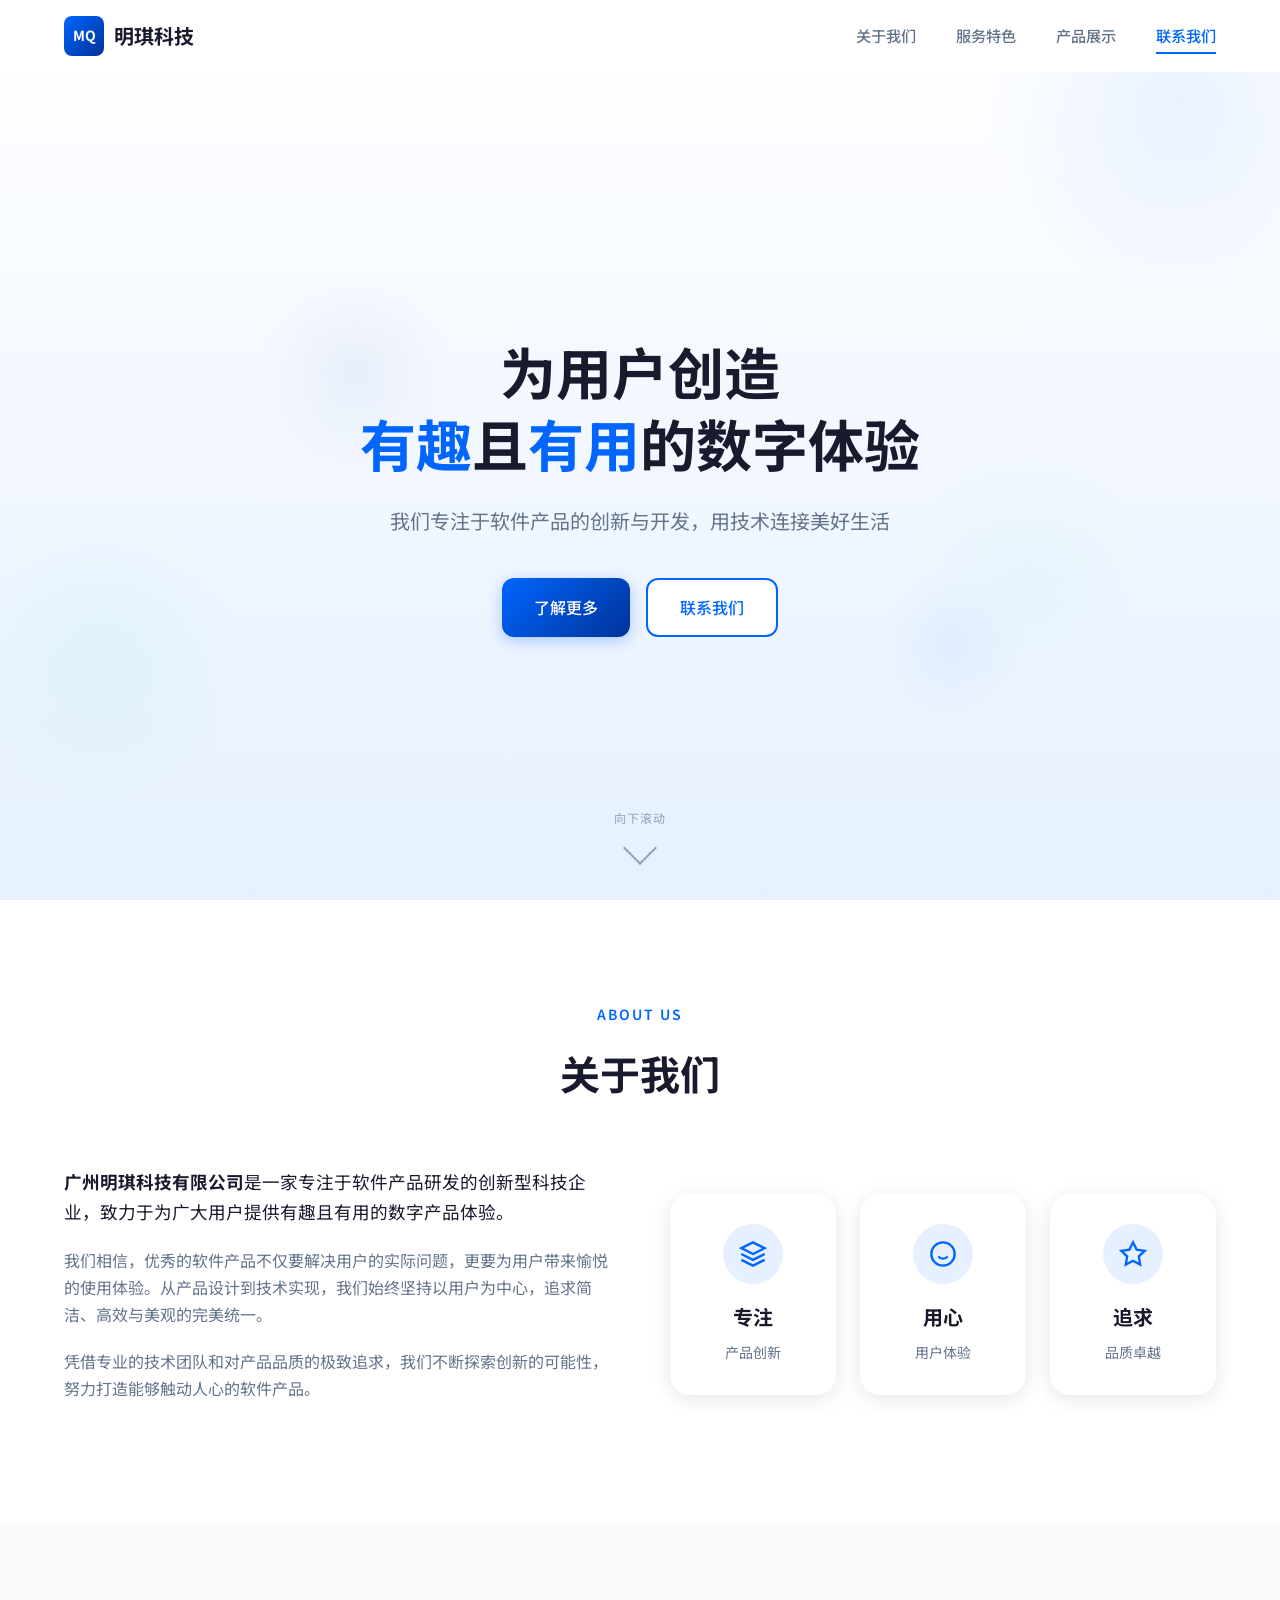
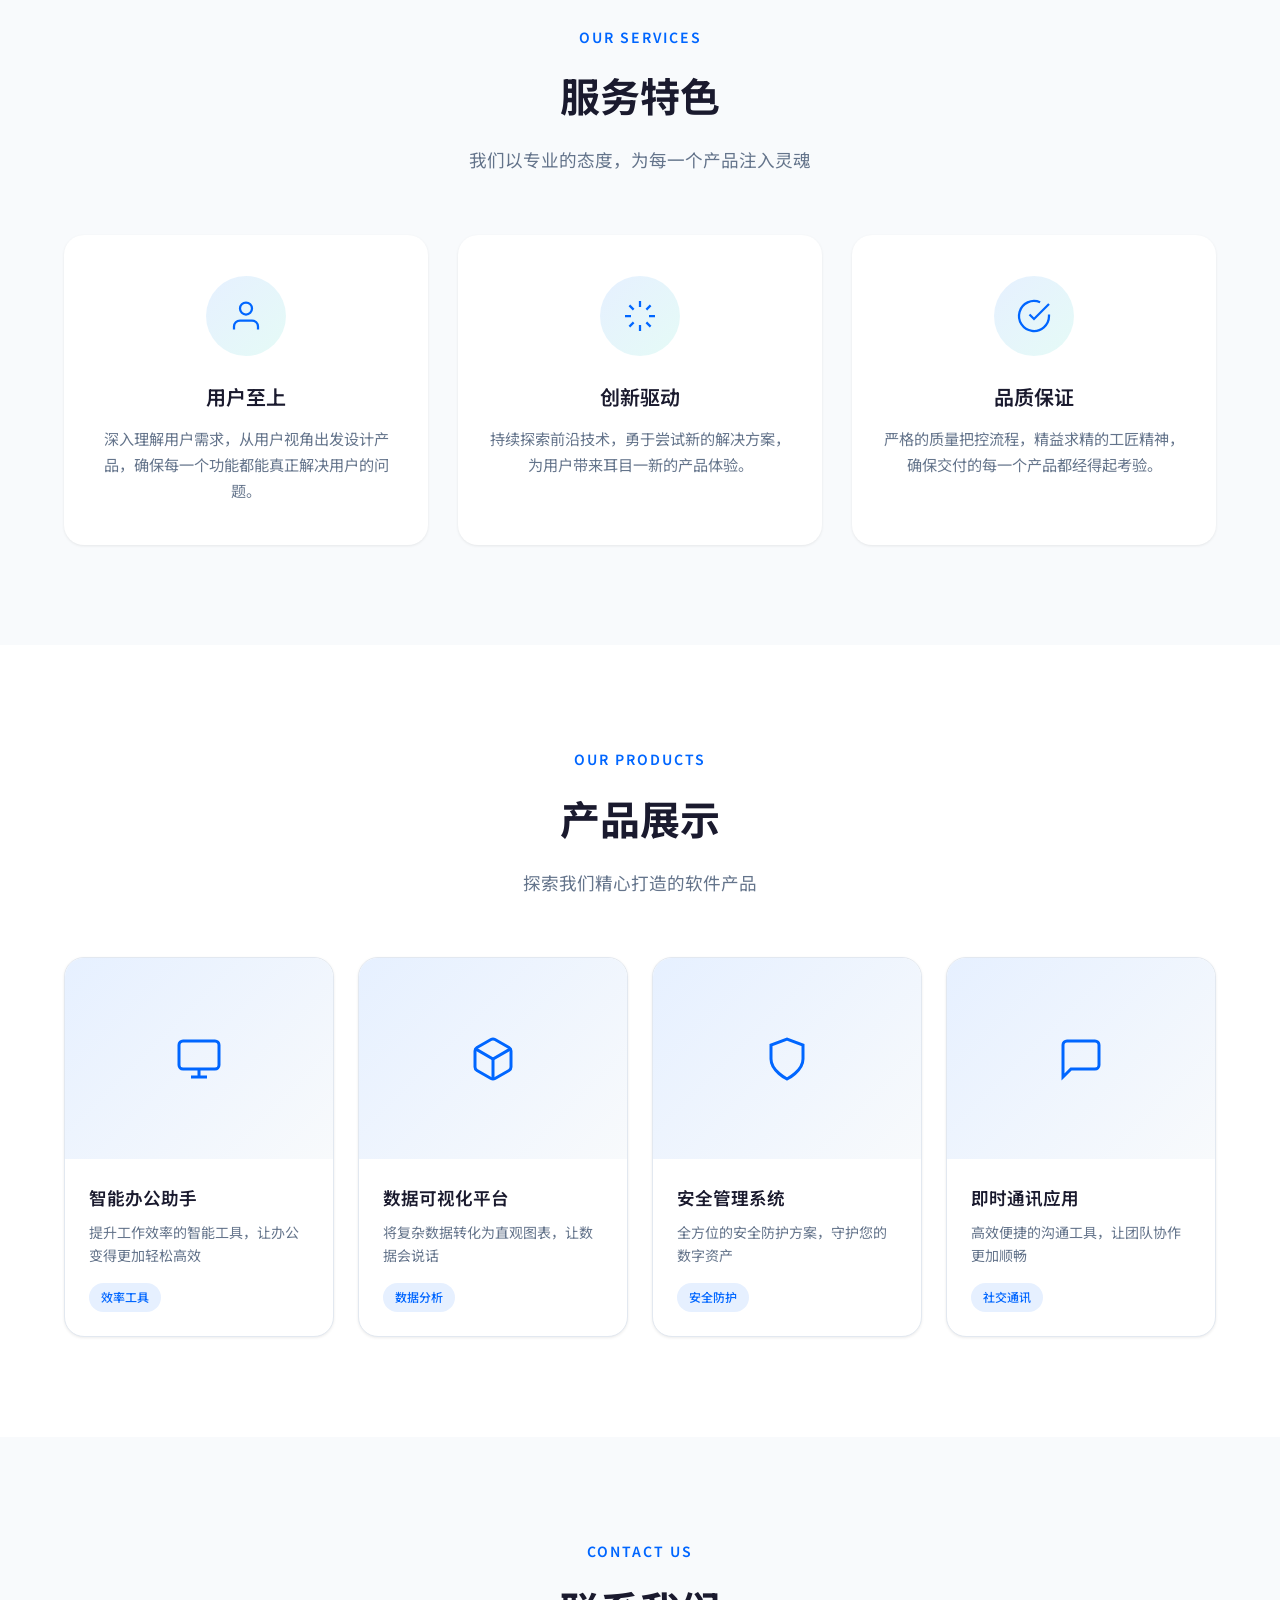
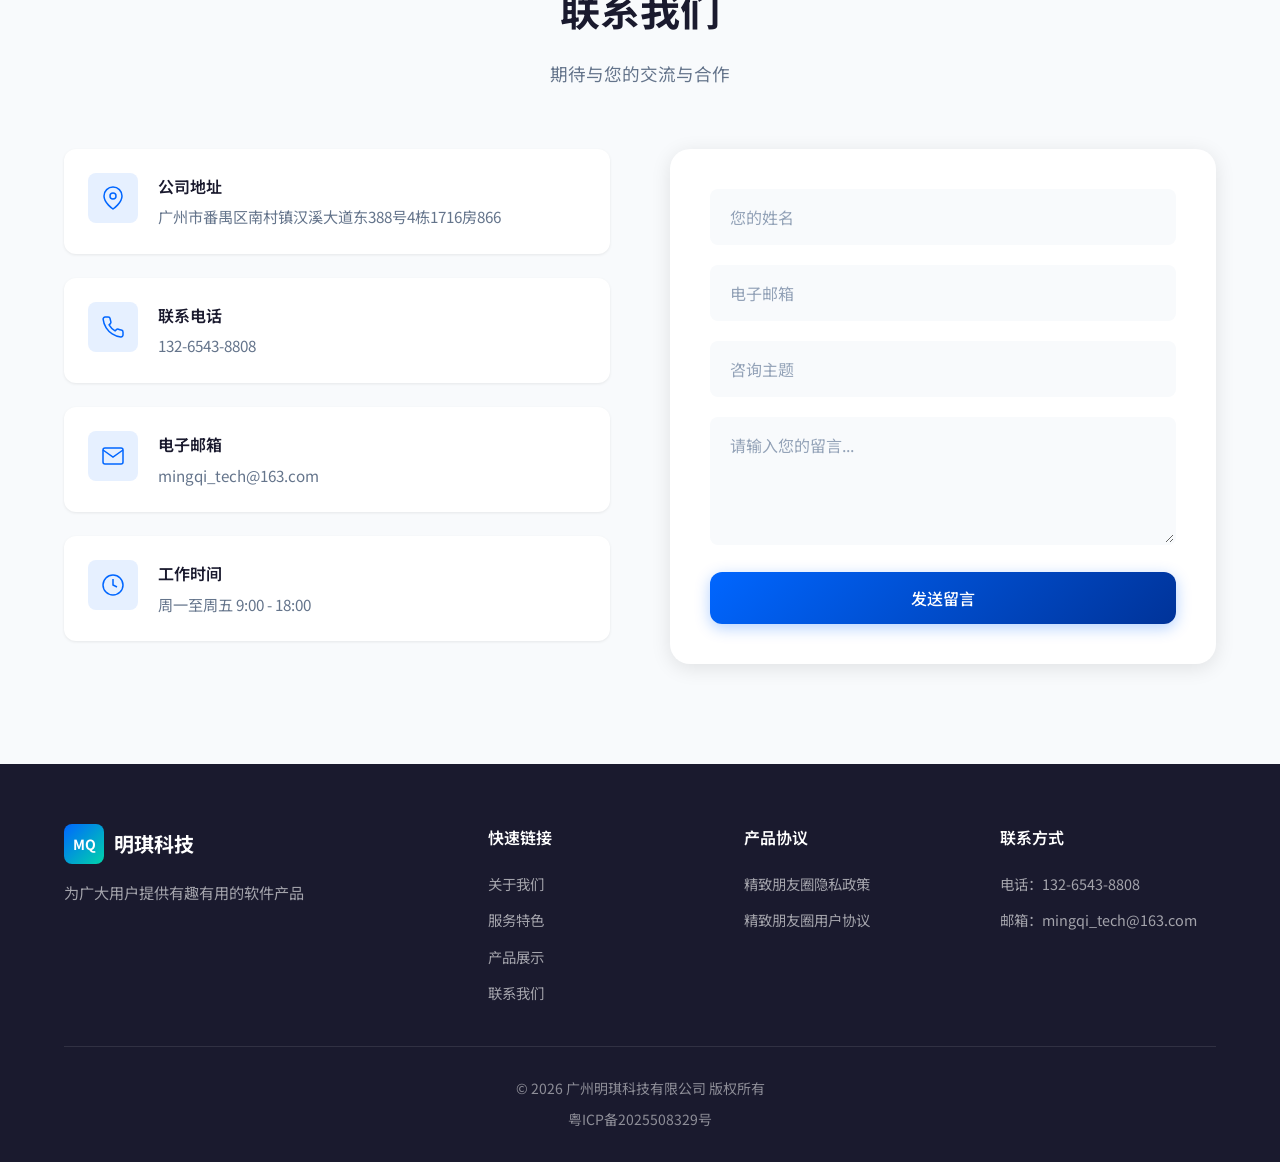
<file: index.html>
<!DOCTYPE html>
<html lang="zh-CN">
<head>
    <meta charset="UTF-8">
    <meta name="viewport" content="width=device-width, initial-scale=1.0">
    <meta name="description" content="广州明琪科技有限公司 - 为广大用户提供有趣有用的软件产品">
    <meta name="keywords" content="明琪科技,软件开发,广州科技公司">
    <title>广州明琪科技有限公司 | 有趣有用的软件产品</title>
    <link rel="stylesheet" href="css/style.css">
    <link rel="preconnect" href="https://fonts.googleapis.com">
    <link rel="preconnect" href="https://fonts.gstatic.com" crossorigin>
    <link href="https://fonts.googleapis.com/css2?family=Noto+Sans+SC:wght@300;400;500;700&display=swap" rel="stylesheet">
</head>
<body>
    <!-- 顶部导航栏 -->
    <header class="header" id="header">
        <nav class="nav container">
            <a href="#" class="nav-logo">
                <span class="logo-icon">MQ</span>
                <span class="logo-text">明琪科技</span>
            </a>
            <ul class="nav-menu" id="nav-menu">
                <li class="nav-item">
                    <a href="#about" class="nav-link">关于我们</a>
                </li>
                <li class="nav-item">
                    <a href="#services" class="nav-link">服务特色</a>
                </li>
                <li class="nav-item">
                    <a href="#products" class="nav-link">产品展示</a>
                </li>
                <li class="nav-item">
                    <a href="#contact" class="nav-link">联系我们</a>
                </li>
            </ul>
            <button class="nav-toggle" id="nav-toggle" aria-label="打开菜单">
                <span class="hamburger"></span>
            </button>
        </nav>
    </header>

    <!-- 首屏区域 -->
    <section class="hero" id="hero">
        <div class="hero-bg">
            <div class="hero-shapes">
                <div class="shape shape-1"></div>
                <div class="shape shape-2"></div>
                <div class="shape shape-3"></div>
                <div class="shape shape-4"></div>
                <div class="shape shape-5"></div>
            </div>
        </div>
        <div class="hero-content container">
            <h1 class="hero-title animate-fade-up">
                为用户创造<br>
                <span class="highlight">有趣</span>且<span class="highlight">有用</span>的数字体验
            </h1>
            <p class="hero-subtitle animate-fade-up delay-1">
                我们专注于软件产品的创新与开发，用技术连接美好生活
            </p>
            <div class="hero-buttons animate-fade-up delay-2">
                <a href="#about" class="btn btn-primary">了解更多</a>
                <a href="#contact" class="btn btn-secondary">联系我们</a>
            </div>
        </div>
        <div class="scroll-indicator">
            <span class="scroll-text">向下滚动</span>
            <div class="scroll-arrow"></div>
        </div>
    </section>

    <!-- 关于我们 -->
    <section class="about section" id="about">
        <div class="container">
            <div class="section-header">
                <span class="section-tag">About Us</span>
                <h2 class="section-title">关于我们</h2>
            </div>
            <div class="about-content">
                <div class="about-text">
                    <p class="about-lead">
                        <strong>广州明琪科技有限公司</strong>是一家专注于软件产品研发的创新型科技企业，致力于为广大用户提供有趣且有用的数字产品体验。
                    </p>
                    <p>
                        我们相信，优秀的软件产品不仅要解决用户的实际问题，更要为用户带来愉悦的使用体验。从产品设计到技术实现，我们始终坚持以用户为中心，追求简洁、高效与美观的完美统一。
                    </p>
                    <p>
                        凭借专业的技术团队和对产品品质的极致追求，我们不断探索创新的可能性，努力打造能够触动人心的软件产品。
                    </p>
                </div>
                <div class="about-stats">
                    <div class="stat-item">
                        <span class="stat-icon">
                            <svg viewBox="0 0 24 24" fill="none" stroke="currentColor" stroke-width="2">
                                <path d="M12 2L2 7l10 5 10-5-10-5zM2 17l10 5 10-5M2 12l10 5 10-5"></path>
                            </svg>
                        </span>
                        <span class="stat-number">专注</span>
                        <span class="stat-label">产品创新</span>
                    </div>
                    <div class="stat-item">
                        <span class="stat-icon">
                            <svg viewBox="0 0 24 24" fill="none" stroke="currentColor" stroke-width="2">
                                <circle cx="12" cy="12" r="10"></circle>
                                <path d="M8 14s1.5 2 4 2 4-2 4-2"></path>
                                <line x1="9" y1="9" x2="9.01" y2="9"></line>
                                <line x1="15" y1="9" x2="15.01" y2="9"></line>
                            </svg>
                        </span>
                        <span class="stat-number">用心</span>
                        <span class="stat-label">用户体验</span>
                    </div>
                    <div class="stat-item">
                        <span class="stat-icon">
                            <svg viewBox="0 0 24 24" fill="none" stroke="currentColor" stroke-width="2">
                                <polygon points="12 2 15.09 8.26 22 9.27 17 14.14 18.18 21.02 12 17.77 5.82 21.02 7 14.14 2 9.27 8.91 8.26 12 2"></polygon>
                            </svg>
                        </span>
                        <span class="stat-number">追求</span>
                        <span class="stat-label">品质卓越</span>
                    </div>
                </div>
            </div>
        </div>
    </section>

    <!-- 服务特色 -->
    <section class="services section section-alt" id="services">
        <div class="container">
            <div class="section-header">
                <span class="section-tag">Our Services</span>
                <h2 class="section-title">服务特色</h2>
                <p class="section-subtitle">我们以专业的态度，为每一个产品注入灵魂</p>
            </div>
            <div class="services-grid">
                <div class="service-card">
                    <div class="service-icon">
                        <svg viewBox="0 0 24 24" fill="none" stroke="currentColor" stroke-width="1.5">
                            <path d="M20 21v-2a4 4 0 0 0-4-4H8a4 4 0 0 0-4 4v2"></path>
                            <circle cx="12" cy="7" r="4"></circle>
                        </svg>
                    </div>
                    <h3 class="service-title">用户至上</h3>
                    <p class="service-desc">
                        深入理解用户需求，从用户视角出发设计产品，确保每一个功能都能真正解决用户的问题。
                    </p>
                </div>
                <div class="service-card">
                    <div class="service-icon">
                        <svg viewBox="0 0 24 24" fill="none" stroke="currentColor" stroke-width="1.5">
                            <path d="M12 2v4M12 18v4M4.93 4.93l2.83 2.83M16.24 16.24l2.83 2.83M2 12h4M18 12h4M4.93 19.07l2.83-2.83M16.24 7.76l2.83-2.83"></path>
                        </svg>
                    </div>
                    <h3 class="service-title">创新驱动</h3>
                    <p class="service-desc">
                        持续探索前沿技术，勇于尝试新的解决方案，为用户带来耳目一新的产品体验。
                    </p>
                </div>
                <div class="service-card">
                    <div class="service-icon">
                        <svg viewBox="0 0 24 24" fill="none" stroke="currentColor" stroke-width="1.5">
                            <path d="M22 11.08V12a10 10 0 1 1-5.93-9.14"></path>
                            <polyline points="22 4 12 14.01 9 11.01"></polyline>
                        </svg>
                    </div>
                    <h3 class="service-title">品质保证</h3>
                    <p class="service-desc">
                        严格的质量把控流程，精益求精的工匠精神，确保交付的每一个产品都经得起考验。
                    </p>
                </div>
            </div>
        </div>
    </section>

    <!-- 产品展示 -->
    <section class="products section" id="products">
        <div class="container">
            <div class="section-header">
                <span class="section-tag">Our Products</span>
                <h2 class="section-title">产品展示</h2>
                <p class="section-subtitle">探索我们精心打造的软件产品</p>
            </div>
            <div class="products-grid">
                <div class="product-card">
                    <div class="product-image">
                        <div class="product-placeholder">
                            <svg viewBox="0 0 24 24" fill="none" stroke="currentColor" stroke-width="1.5">
                                <rect x="2" y="3" width="20" height="14" rx="2" ry="2"></rect>
                                <line x1="8" y1="21" x2="16" y2="21"></line>
                                <line x1="12" y1="17" x2="12" y2="21"></line>
                            </svg>
                        </div>
                    </div>
                    <div class="product-info">
                        <h3 class="product-name">智能办公助手</h3>
                        <p class="product-desc">提升工作效率的智能工具，让办公变得更加轻松高效</p>
                        <span class="product-tag">效率工具</span>
                    </div>
                </div>
                <div class="product-card">
                    <div class="product-image">
                        <div class="product-placeholder">
                            <svg viewBox="0 0 24 24" fill="none" stroke="currentColor" stroke-width="1.5">
                                <path d="M21 16V8a2 2 0 0 0-1-1.73l-7-4a2 2 0 0 0-2 0l-7 4A2 2 0 0 0 3 8v8a2 2 0 0 0 1 1.73l7 4a2 2 0 0 0 2 0l7-4A2 2 0 0 0 21 16z"></path>
                                <polyline points="3.27 6.96 12 12.01 20.73 6.96"></polyline>
                                <line x1="12" y1="22.08" x2="12" y2="12"></line>
                            </svg>
                        </div>
                    </div>
                    <div class="product-info">
                        <h3 class="product-name">数据可视化平台</h3>
                        <p class="product-desc">将复杂数据转化为直观图表，让数据会说话</p>
                        <span class="product-tag">数据分析</span>
                    </div>
                </div>
                <div class="product-card">
                    <div class="product-image">
                        <div class="product-placeholder">
                            <svg viewBox="0 0 24 24" fill="none" stroke="currentColor" stroke-width="1.5">
                                <path d="M12 22s8-4 8-10V5l-8-3-8 3v7c0 6 8 10 8 10z"></path>
                            </svg>
                        </div>
                    </div>
                    <div class="product-info">
                        <h3 class="product-name">安全管理系统</h3>
                        <p class="product-desc">全方位的安全防护方案，守护您的数字资产</p>
                        <span class="product-tag">安全防护</span>
                    </div>
                </div>
                <div class="product-card">
                    <div class="product-image">
                        <div class="product-placeholder">
                            <svg viewBox="0 0 24 24" fill="none" stroke="currentColor" stroke-width="1.5">
                                <path d="M21 15a2 2 0 0 1-2 2H7l-4 4V5a2 2 0 0 1 2-2h14a2 2 0 0 1 2 2z"></path>
                            </svg>
                        </div>
                    </div>
                    <div class="product-info">
                        <h3 class="product-name">即时通讯应用</h3>
                        <p class="product-desc">高效便捷的沟通工具，让团队协作更加顺畅</p>
                        <span class="product-tag">社交通讯</span>
                    </div>
                </div>
            </div>
        </div>
    </section>

    <!-- 联系我们 -->
    <section class="contact section section-alt" id="contact">
        <div class="container">
            <div class="section-header">
                <span class="section-tag">Contact Us</span>
                <h2 class="section-title">联系我们</h2>
                <p class="section-subtitle">期待与您的交流与合作</p>
            </div>
            <div class="contact-content">
                <div class="contact-info">
                    <div class="contact-item">
                        <div class="contact-icon">
                            <svg viewBox="0 0 24 24" fill="none" stroke="currentColor" stroke-width="1.5">
                                <path d="M21 10c0 7-9 13-9 13s-9-6-9-13a9 9 0 0 1 18 0z"></path>
                                <circle cx="12" cy="10" r="3"></circle>
                            </svg>
                        </div>
                        <div class="contact-text">
                            <h4>公司地址</h4>
                            <p>广州市番禺区南村镇汉溪大道东388号4栋1716房866</p>
                        </div>
                    </div>
                    <div class="contact-item">
                        <div class="contact-icon">
                            <svg viewBox="0 0 24 24" fill="none" stroke="currentColor" stroke-width="1.5">
                                <path d="M22 16.92v3a2 2 0 0 1-2.18 2 19.79 19.79 0 0 1-8.63-3.07 19.5 19.5 0 0 1-6-6 19.79 19.79 0 0 1-3.07-8.67A2 2 0 0 1 4.11 2h3a2 2 0 0 1 2 1.72 12.84 12.84 0 0 0 .7 2.81 2 2 0 0 1-.45 2.11L8.09 9.91a16 16 0 0 0 6 6l1.27-1.27a2 2 0 0 1 2.11-.45 12.84 12.84 0 0 0 2.81.7A2 2 0 0 1 22 16.92z"></path>
                            </svg>
                        </div>
                        <div class="contact-text">
                            <h4>联系电话</h4>
                            <p>132-6543-8808</p>
                        </div>
                    </div>
                    <div class="contact-item">
                        <div class="contact-icon">
                            <svg viewBox="0 0 24 24" fill="none" stroke="currentColor" stroke-width="1.5">
                                <path d="M4 4h16c1.1 0 2 .9 2 2v12c0 1.1-.9 2-2 2H4c-1.1 0-2-.9-2-2V6c0-1.1.9-2 2-2z"></path>
                                <polyline points="22,6 12,13 2,6"></polyline>
                            </svg>
                        </div>
                        <div class="contact-text">
                            <h4>电子邮箱</h4>
                            <p>mingqi_tech@163.com</p>
                        </div>
                    </div>
                    <div class="contact-item">
                        <div class="contact-icon">
                            <svg viewBox="0 0 24 24" fill="none" stroke="currentColor" stroke-width="1.5">
                                <circle cx="12" cy="12" r="10"></circle>
                                <polyline points="12 6 12 12 16 14"></polyline>
                            </svg>
                        </div>
                        <div class="contact-text">
                            <h4>工作时间</h4>
                            <p>周一至周五 9:00 - 18:00</p>
                        </div>
                    </div>
                </div>
                <div class="contact-form-wrapper">
                    <form class="contact-form" id="contact-form">
                        <div class="form-group">
                            <input type="text" id="name" name="name" placeholder="您的姓名" required>
                        </div>
                        <div class="form-group">
                            <input type="email" id="email" name="email" placeholder="电子邮箱" required>
                        </div>
                        <div class="form-group">
                            <input type="text" id="subject" name="subject" placeholder="咨询主题">
                        </div>
                        <div class="form-group">
                            <textarea id="message" name="message" placeholder="请输入您的留言..." rows="4" required></textarea>
                        </div>
                        <button type="submit" class="btn btn-primary btn-block">发送留言</button>
                    </form>
                </div>
            </div>
        </div>
    </section>

    <!-- 页脚 -->
    <footer class="footer">
        <div class="container">
            <div class="footer-content">
                <div class="footer-brand">
                    <a href="#" class="footer-logo">
                        <span class="logo-icon">MQ</span>
                        <span class="logo-text">明琪科技</span>
                    </a>
                    <p class="footer-desc">为广大用户提供有趣有用的软件产品</p>
                </div>
                <div class="footer-links">
                    <div class="footer-col">
                        <h4>快速链接</h4>
                        <ul>
                            <li><a href="#about">关于我们</a></li>
                            <li><a href="#services">服务特色</a></li>
                            <li><a href="#products">产品展示</a></li>
                            <li><a href="#contact">联系我们</a></li>
                        </ul>
                    </div>
                    <div class="footer-col">
                        <h4>产品协议</h4>
                        <ul>
                            <li><a href="pengyouquan/privacy/">精致朋友圈隐私政策</a></li>
                            <li><a href="pengyouquan/terms/">精致朋友圈用户协议</a></li>
                        </ul>
                    </div>
                    <div class="footer-col">
                        <h4>联系方式</h4>
                        <ul>
                            <li>电话：132-6543-8808</li>
                            <li>邮箱：mingqi_tech@163.com</li>
                        </ul>
                    </div>
                </div>
            </div>
            <div class="footer-bottom">
                <p>&copy; 2026 广州明琪科技有限公司 版权所有</p>
                <p class="icp">粤ICP备2025508329号</p>
            </div>
        </div>
    </footer>

    <script src="js/main.js"></script>
</body>
</html>
</file>
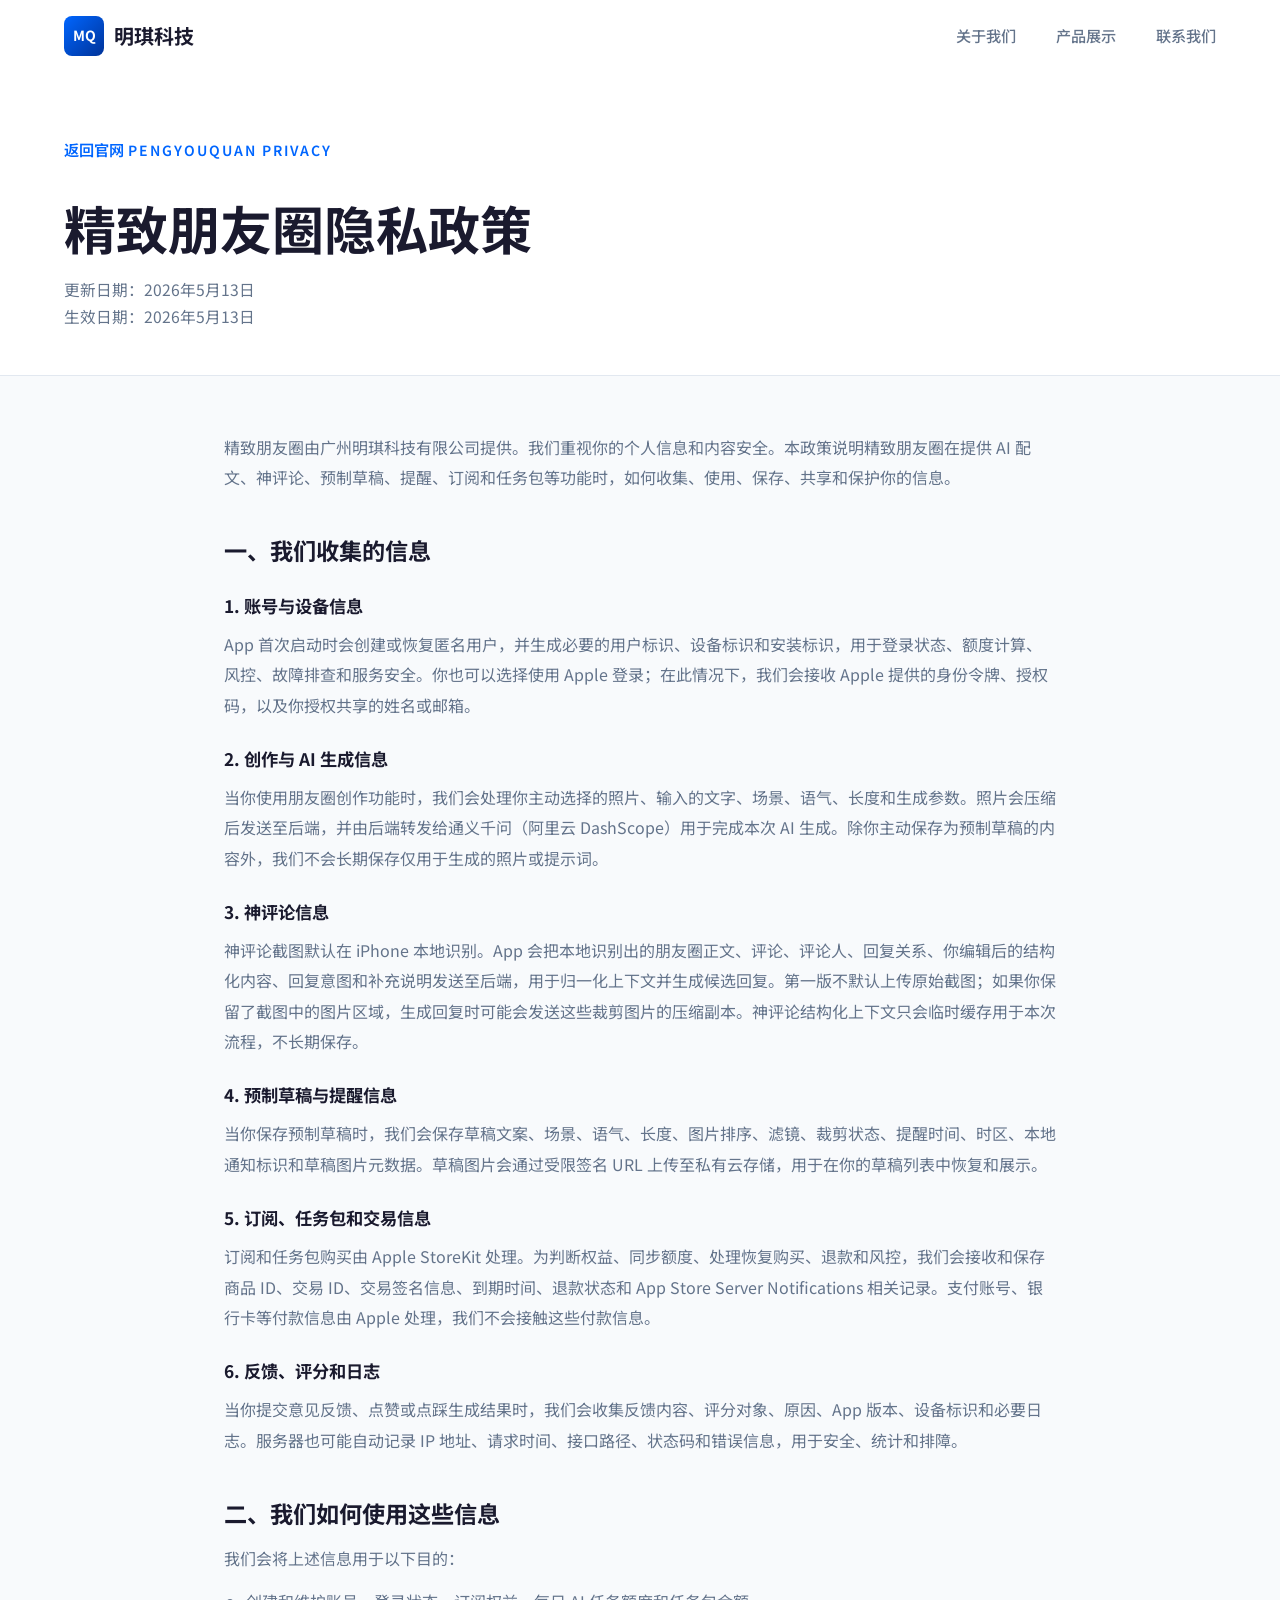
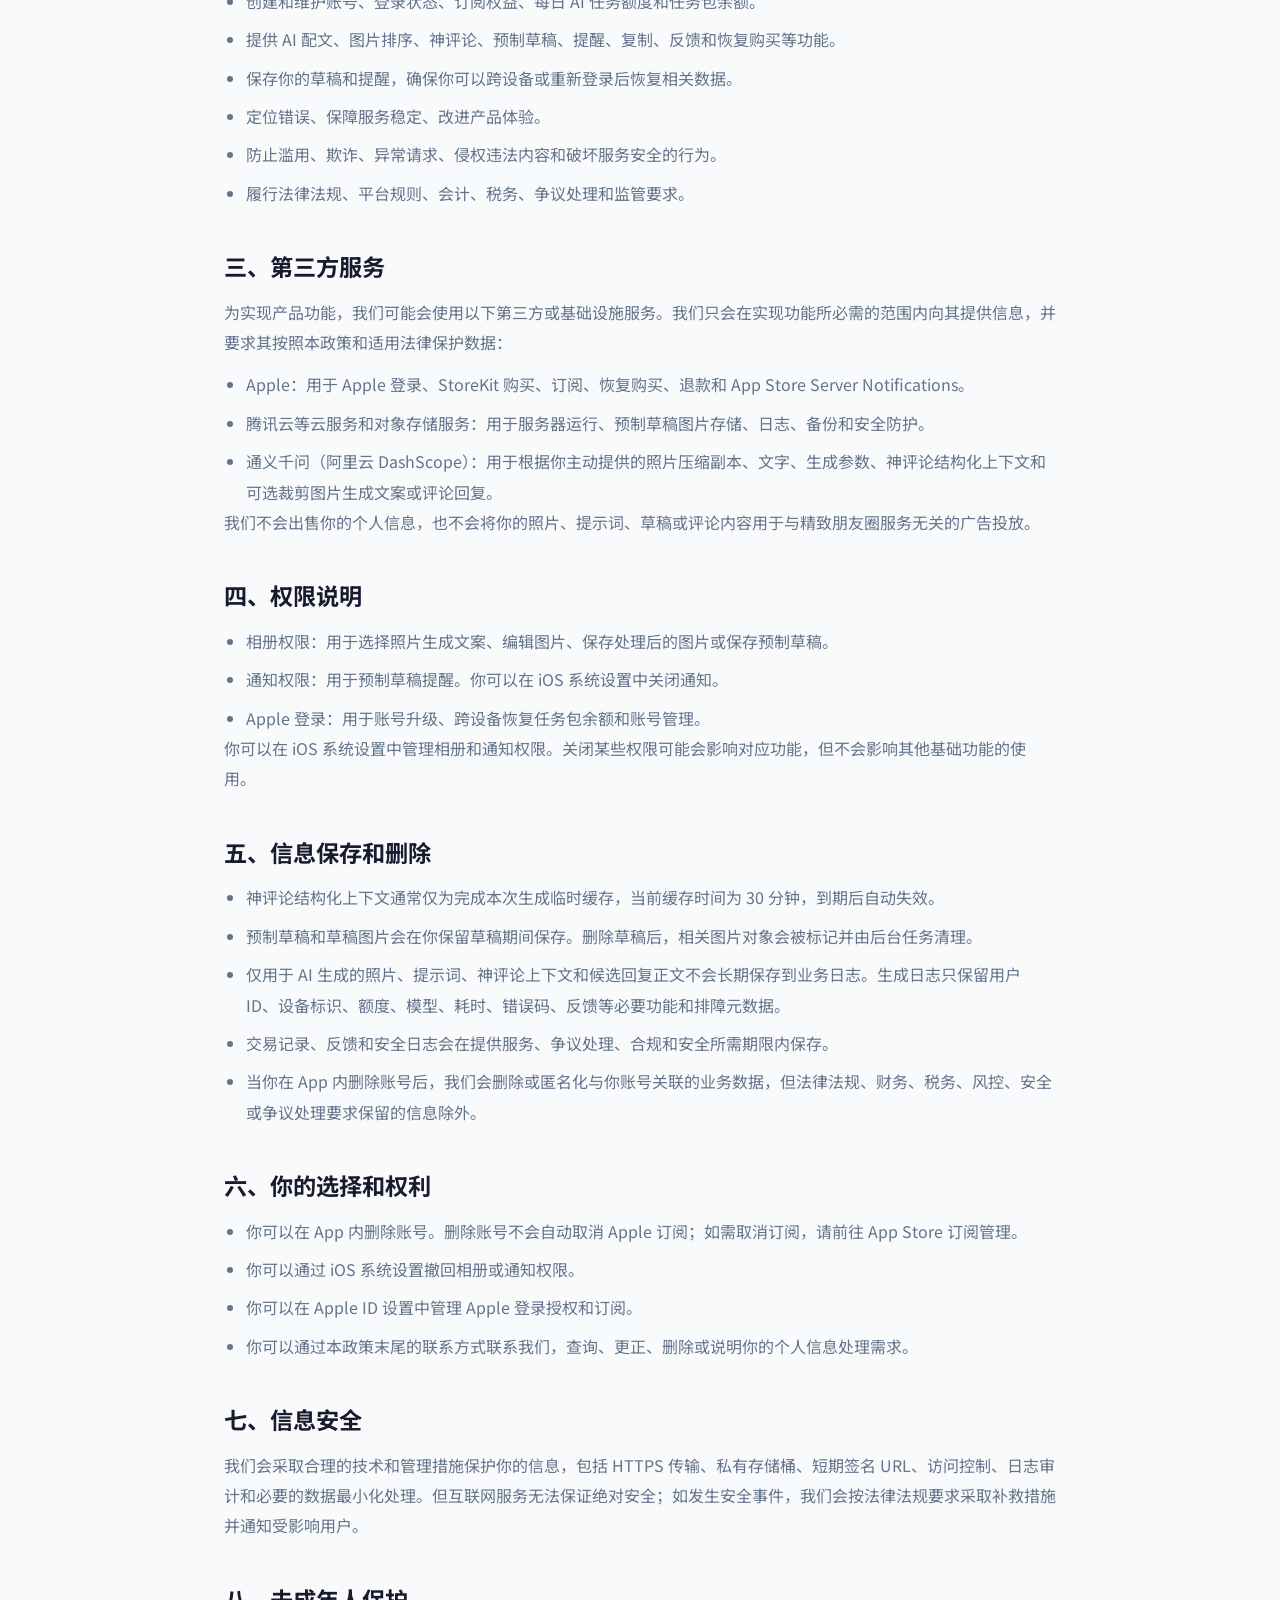
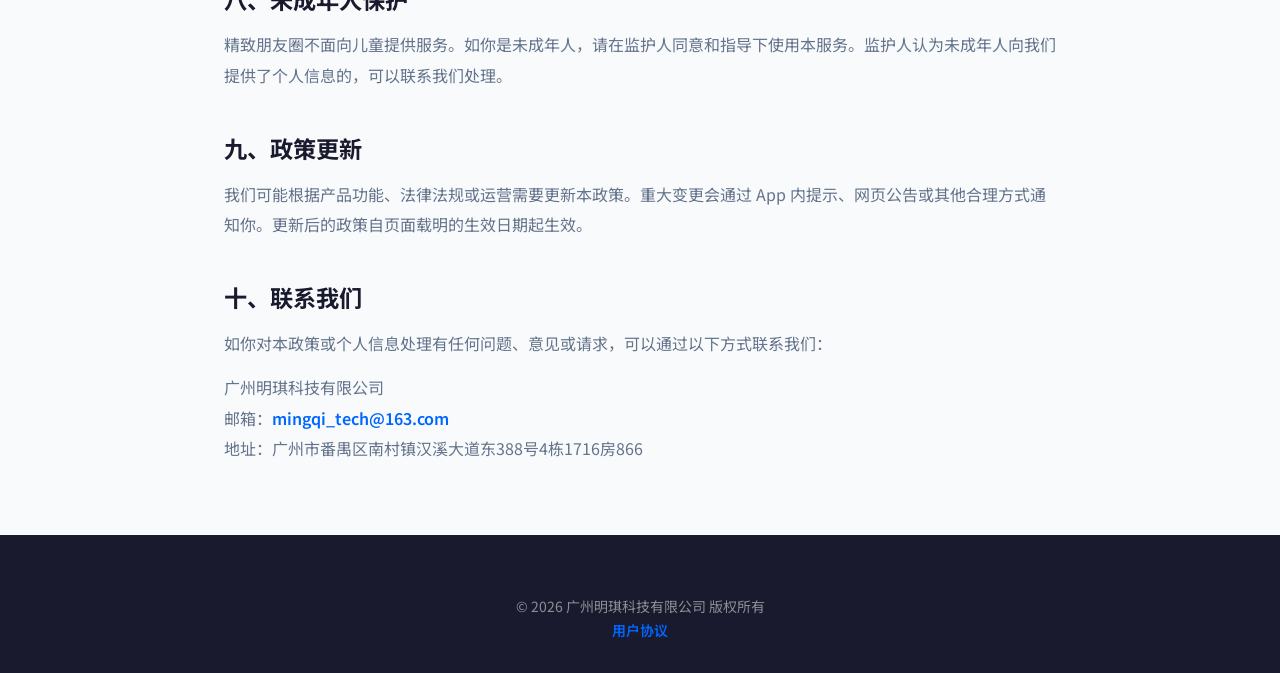
<file: pengyouquan/privacy/index.html>
<!DOCTYPE html>
<html lang="zh-CN">
<head>
    <meta charset="UTF-8">
    <meta name="viewport" content="width=device-width, initial-scale=1.0">
    <meta name="description" content="精致朋友圈隐私政策">
    <meta name="keywords" content="精致朋友圈,隐私政策,明琪科技">
    <title>精致朋友圈隐私政策 | 广州明琪科技有限公司</title>
    <link rel="stylesheet" href="../../css/style.css">
    <link rel="preconnect" href="https://fonts.googleapis.com">
    <link rel="preconnect" href="https://fonts.gstatic.com" crossorigin>
    <link href="https://fonts.googleapis.com/css2?family=Noto+Sans+SC:wght@300;400;500;700&display=swap" rel="stylesheet">
</head>
<body class="legal-page">
    <header class="header" id="header">
        <nav class="nav container">
            <a href="../../" class="nav-logo">
                <span class="logo-icon">MQ</span>
                <span class="logo-text">明琪科技</span>
            </a>
            <ul class="nav-menu" id="nav-menu">
                <li class="nav-item"><a href="../../#about" class="nav-link">关于我们</a></li>
                <li class="nav-item"><a href="../../#products" class="nav-link">产品展示</a></li>
                <li class="nav-item"><a href="../../#contact" class="nav-link">联系我们</a></li>
            </ul>
            <button class="nav-toggle" id="nav-toggle" aria-label="打开菜单">
                <span class="hamburger"></span>
            </button>
        </nav>
    </header>

    <main class="legal-main">
        <section class="legal-hero">
            <div class="container legal-hero-inner">
                <a href="../../" class="legal-back">返回官网</a>
                <p class="section-tag">Pengyouquan Privacy</p>
                <h1>精致朋友圈隐私政策</h1>
                <p>更新日期：2026年5月13日</p>
                <p>生效日期：2026年5月13日</p>
            </div>
        </section>

        <section class="legal-document container">
            <p>
                精致朋友圈由广州明琪科技有限公司提供。我们重视你的个人信息和内容安全。本政策说明精致朋友圈在提供 AI 配文、神评论、预制草稿、提醒、订阅和任务包等功能时，如何收集、使用、保存、共享和保护你的信息。
            </p>

            <h2>一、我们收集的信息</h2>
            <h3>1. 账号与设备信息</h3>
            <p>
                App 首次启动时会创建或恢复匿名用户，并生成必要的用户标识、设备标识和安装标识，用于登录状态、额度计算、风控、故障排查和服务安全。你也可以选择使用 Apple 登录；在此情况下，我们会接收 Apple 提供的身份令牌、授权码，以及你授权共享的姓名或邮箱。
            </p>

            <h3>2. 创作与 AI 生成信息</h3>
            <p>
                当你使用朋友圈创作功能时，我们会处理你主动选择的照片、输入的文字、场景、语气、长度和生成参数。照片会压缩后发送至后端，并由后端转发给通义千问（阿里云 DashScope）用于完成本次 AI 生成。除你主动保存为预制草稿的内容外，我们不会长期保存仅用于生成的照片或提示词。
            </p>

            <h3>3. 神评论信息</h3>
            <p>
                神评论截图默认在 iPhone 本地识别。App 会把本地识别出的朋友圈正文、评论、评论人、回复关系、你编辑后的结构化内容、回复意图和补充说明发送至后端，用于归一化上下文并生成候选回复。第一版不默认上传原始截图；如果你保留了截图中的图片区域，生成回复时可能会发送这些裁剪图片的压缩副本。神评论结构化上下文只会临时缓存用于本次流程，不长期保存。
            </p>

            <h3>4. 预制草稿与提醒信息</h3>
            <p>
                当你保存预制草稿时，我们会保存草稿文案、场景、语气、长度、图片排序、滤镜、裁剪状态、提醒时间、时区、本地通知标识和草稿图片元数据。草稿图片会通过受限签名 URL 上传至私有云存储，用于在你的草稿列表中恢复和展示。
            </p>

            <h3>5. 订阅、任务包和交易信息</h3>
            <p>
                订阅和任务包购买由 Apple StoreKit 处理。为判断权益、同步额度、处理恢复购买、退款和风控，我们会接收和保存商品 ID、交易 ID、交易签名信息、到期时间、退款状态和 App Store Server Notifications 相关记录。支付账号、银行卡等付款信息由 Apple 处理，我们不会接触这些付款信息。
            </p>

            <h3>6. 反馈、评分和日志</h3>
            <p>
                当你提交意见反馈、点赞或点踩生成结果时，我们会收集反馈内容、评分对象、原因、App 版本、设备标识和必要日志。服务器也可能自动记录 IP 地址、请求时间、接口路径、状态码和错误信息，用于安全、统计和排障。
            </p>

            <h2>二、我们如何使用这些信息</h2>
            <p>我们会将上述信息用于以下目的：</p>
            <ul>
                <li>创建和维护账号、登录状态、订阅权益、每日 AI 任务额度和任务包余额。</li>
                <li>提供 AI 配文、图片排序、神评论、预制草稿、提醒、复制、反馈和恢复购买等功能。</li>
                <li>保存你的草稿和提醒，确保你可以跨设备或重新登录后恢复相关数据。</li>
                <li>定位错误、保障服务稳定、改进产品体验。</li>
                <li>防止滥用、欺诈、异常请求、侵权违法内容和破坏服务安全的行为。</li>
                <li>履行法律法规、平台规则、会计、税务、争议处理和监管要求。</li>
            </ul>

            <h2>三、第三方服务</h2>
            <p>
                为实现产品功能，我们可能会使用以下第三方或基础设施服务。我们只会在实现功能所必需的范围内向其提供信息，并要求其按照本政策和适用法律保护数据：
            </p>
            <ul>
                <li>Apple：用于 Apple 登录、StoreKit 购买、订阅、恢复购买、退款和 App Store Server Notifications。</li>
                <li>腾讯云等云服务和对象存储服务：用于服务器运行、预制草稿图片存储、日志、备份和安全防护。</li>
                <li>通义千问（阿里云 DashScope）：用于根据你主动提供的照片压缩副本、文字、生成参数、神评论结构化上下文和可选裁剪图片生成文案或评论回复。</li>
            </ul>
            <p>
                我们不会出售你的个人信息，也不会将你的照片、提示词、草稿或评论内容用于与精致朋友圈服务无关的广告投放。
            </p>

            <h2>四、权限说明</h2>
            <ul>
                <li>相册权限：用于选择照片生成文案、编辑图片、保存处理后的图片或保存预制草稿。</li>
                <li>通知权限：用于预制草稿提醒。你可以在 iOS 系统设置中关闭通知。</li>
                <li>Apple 登录：用于账号升级、跨设备恢复任务包余额和账号管理。</li>
            </ul>
            <p>
                你可以在 iOS 系统设置中管理相册和通知权限。关闭某些权限可能会影响对应功能，但不会影响其他基础功能的使用。
            </p>

            <h2>五、信息保存和删除</h2>
            <ul>
                <li>神评论结构化上下文通常仅为完成本次生成临时缓存，当前缓存时间为 30 分钟，到期后自动失效。</li>
                <li>预制草稿和草稿图片会在你保留草稿期间保存。删除草稿后，相关图片对象会被标记并由后台任务清理。</li>
                <li>仅用于 AI 生成的照片、提示词、神评论上下文和候选回复正文不会长期保存到业务日志。生成日志只保留用户 ID、设备标识、额度、模型、耗时、错误码、反馈等必要功能和排障元数据。</li>
                <li>交易记录、反馈和安全日志会在提供服务、争议处理、合规和安全所需期限内保存。</li>
                <li>当你在 App 内删除账号后，我们会删除或匿名化与你账号关联的业务数据，但法律法规、财务、税务、风控、安全或争议处理要求保留的信息除外。</li>
            </ul>

            <h2>六、你的选择和权利</h2>
            <ul>
                <li>你可以在 App 内删除账号。删除账号不会自动取消 Apple 订阅；如需取消订阅，请前往 App Store 订阅管理。</li>
                <li>你可以通过 iOS 系统设置撤回相册或通知权限。</li>
                <li>你可以在 Apple ID 设置中管理 Apple 登录授权和订阅。</li>
                <li>你可以通过本政策末尾的联系方式联系我们，查询、更正、删除或说明你的个人信息处理需求。</li>
            </ul>

            <h2>七、信息安全</h2>
            <p>
                我们会采取合理的技术和管理措施保护你的信息，包括 HTTPS 传输、私有存储桶、短期签名 URL、访问控制、日志审计和必要的数据最小化处理。但互联网服务无法保证绝对安全；如发生安全事件，我们会按法律法规要求采取补救措施并通知受影响用户。
            </p>

            <h2>八、未成年人保护</h2>
            <p>
                精致朋友圈不面向儿童提供服务。如你是未成年人，请在监护人同意和指导下使用本服务。监护人认为未成年人向我们提供了个人信息的，可以联系我们处理。
            </p>

            <h2>九、政策更新</h2>
            <p>
                我们可能根据产品功能、法律法规或运营需要更新本政策。重大变更会通过 App 内提示、网页公告或其他合理方式通知你。更新后的政策自页面载明的生效日期起生效。
            </p>

            <h2>十、联系我们</h2>
            <p>
                如你对本政策或个人信息处理有任何问题、意见或请求，可以通过以下方式联系我们：
            </p>
            <p>
                广州明琪科技有限公司<br>
                邮箱：<a href="mailto:mingqi_tech@163.com">mingqi_tech@163.com</a><br>
                地址：广州市番禺区南村镇汉溪大道东388号4栋1716房866
            </p>
        </section>
    </main>

    <footer class="footer">
        <div class="container">
            <div class="footer-bottom legal-footer-bottom">
                <p>&copy; 2026 广州明琪科技有限公司 版权所有</p>
                <p><a href="../terms/">用户协议</a></p>
            </div>
        </div>
    </footer>

    <script src="../../js/main.js"></script>
</body>
</html>
</file>
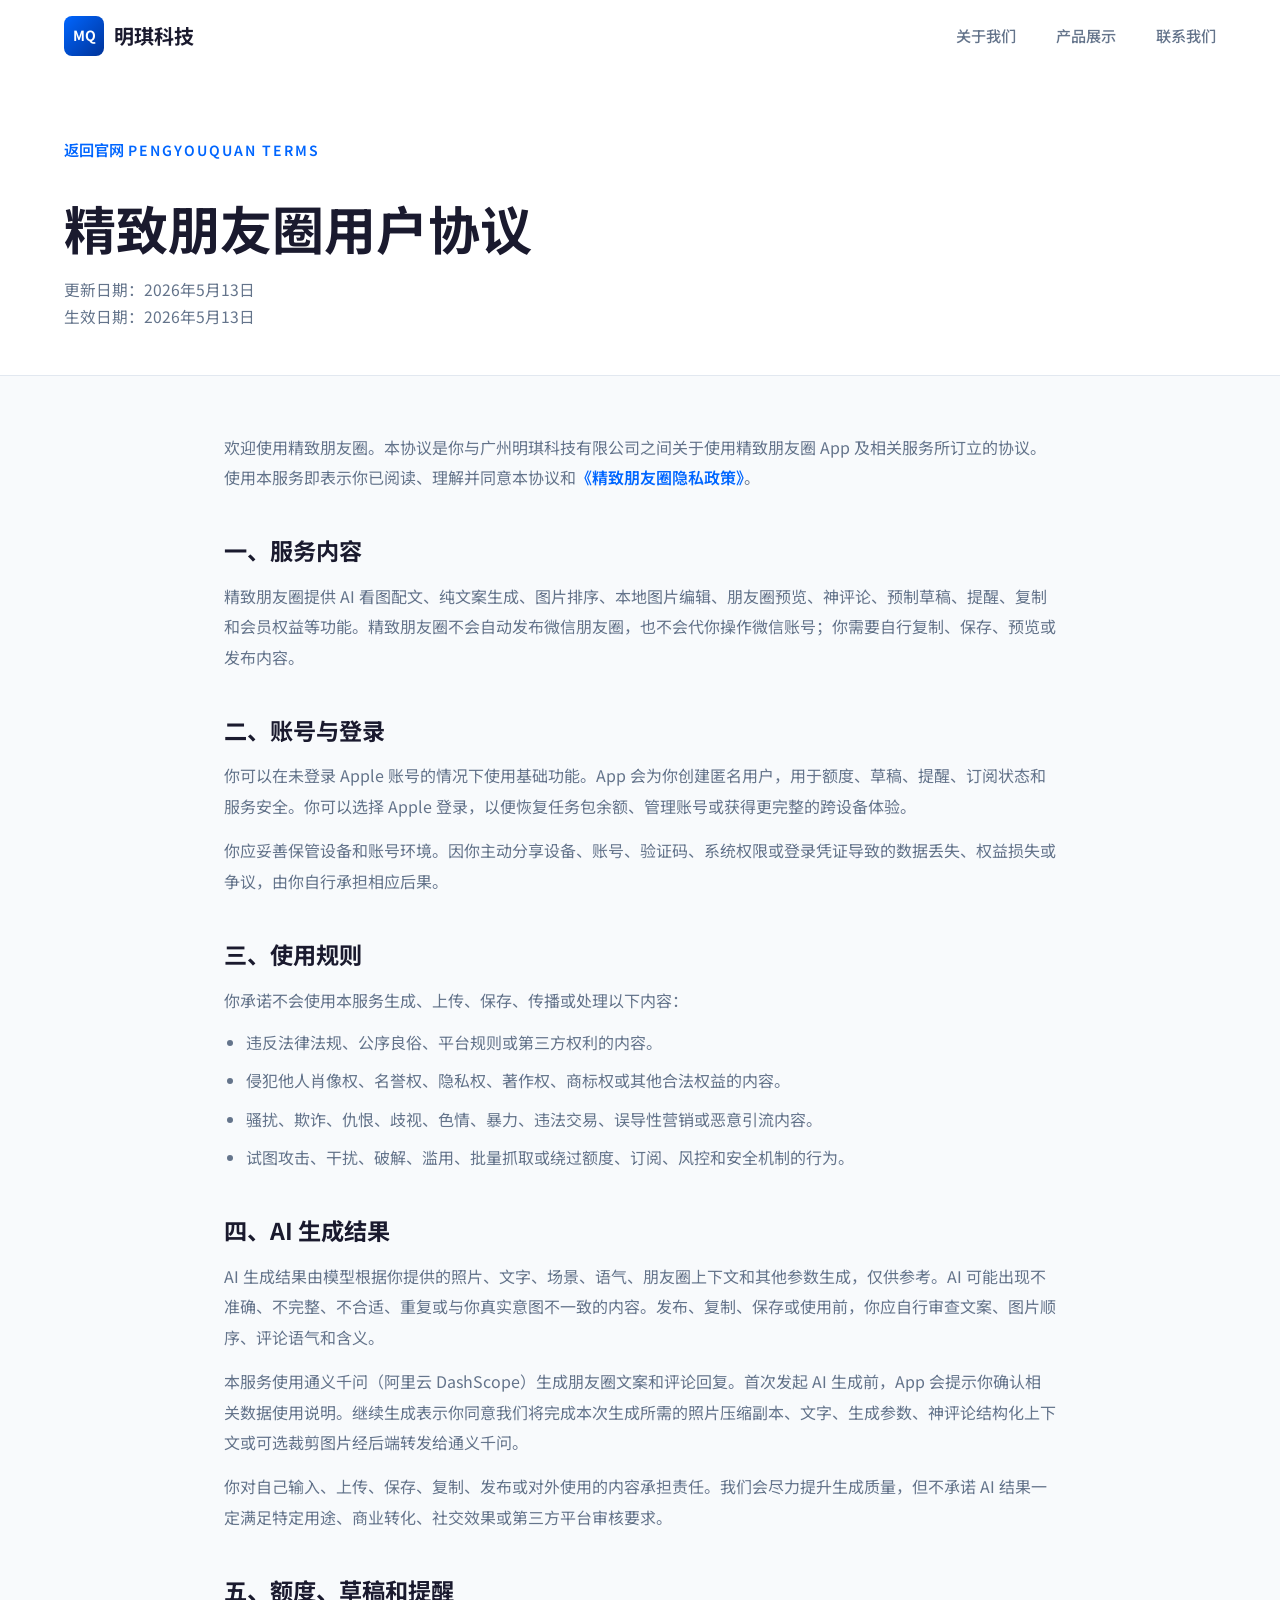
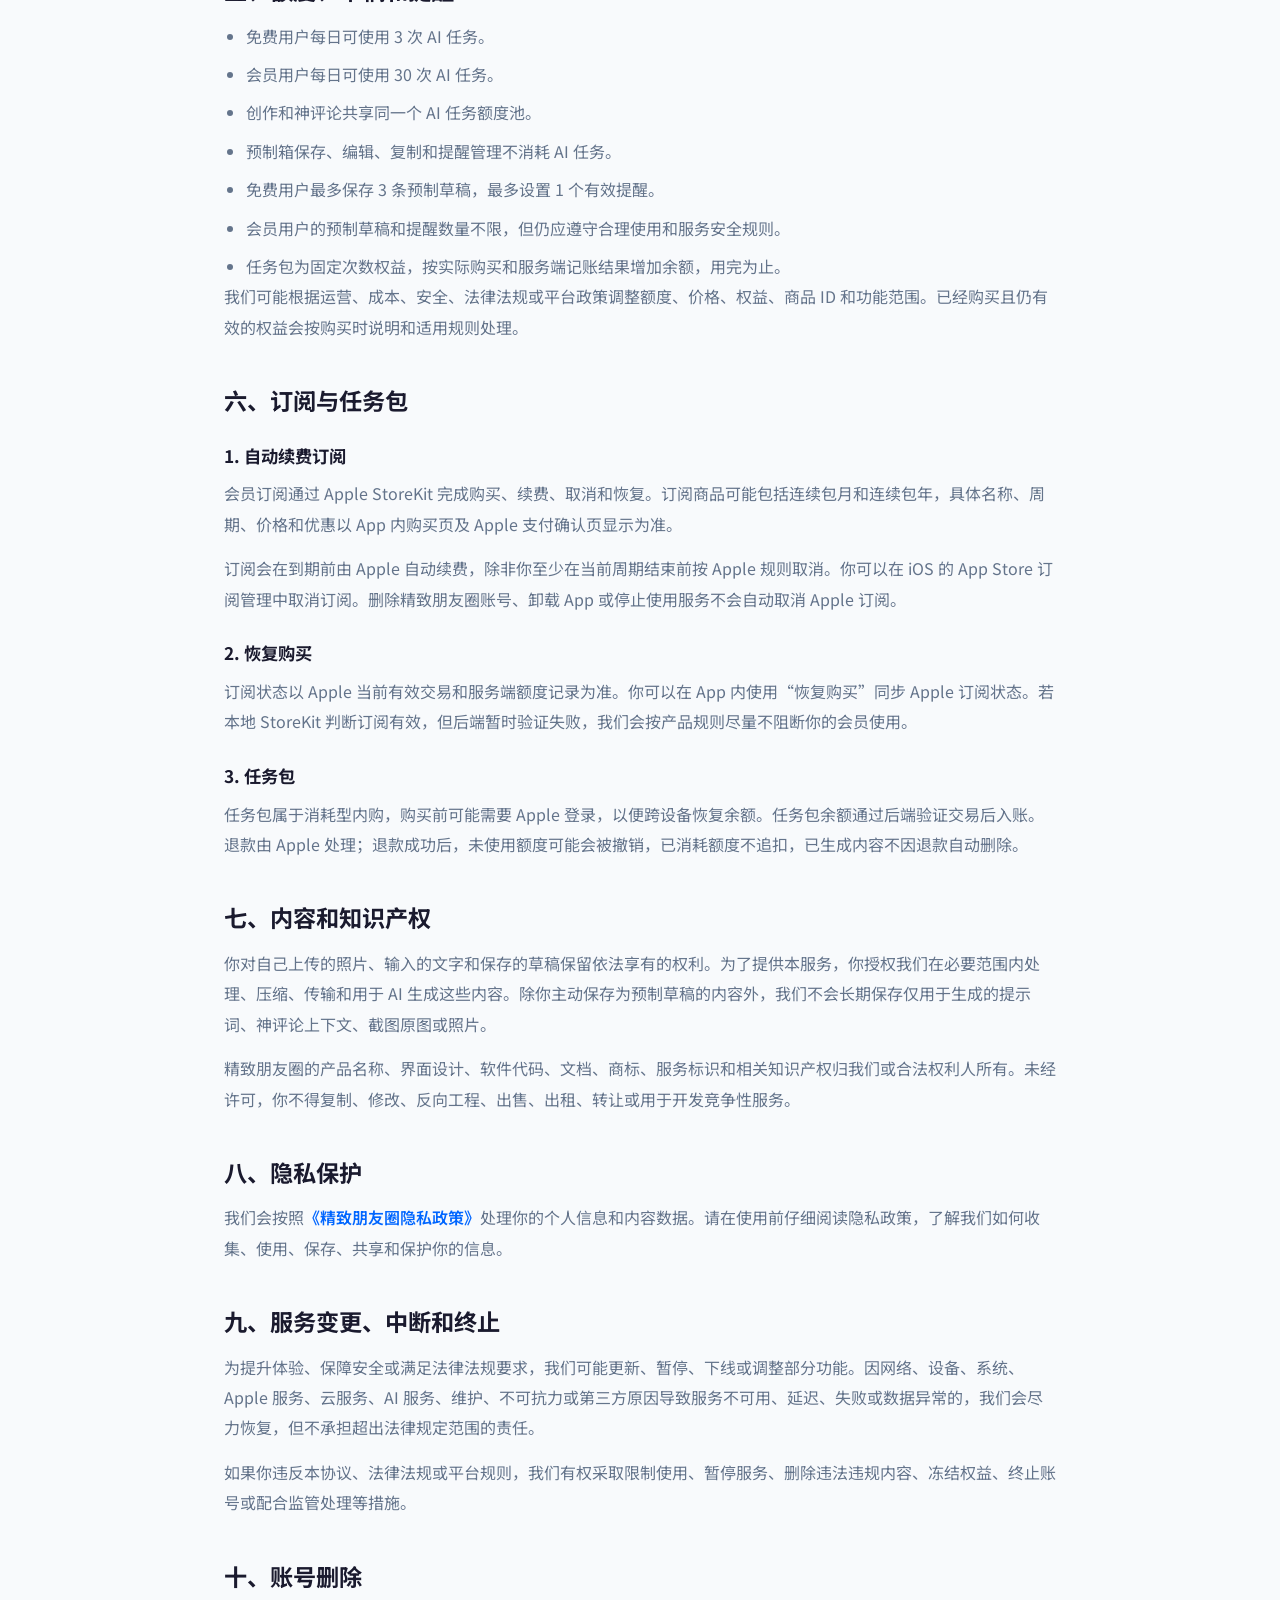
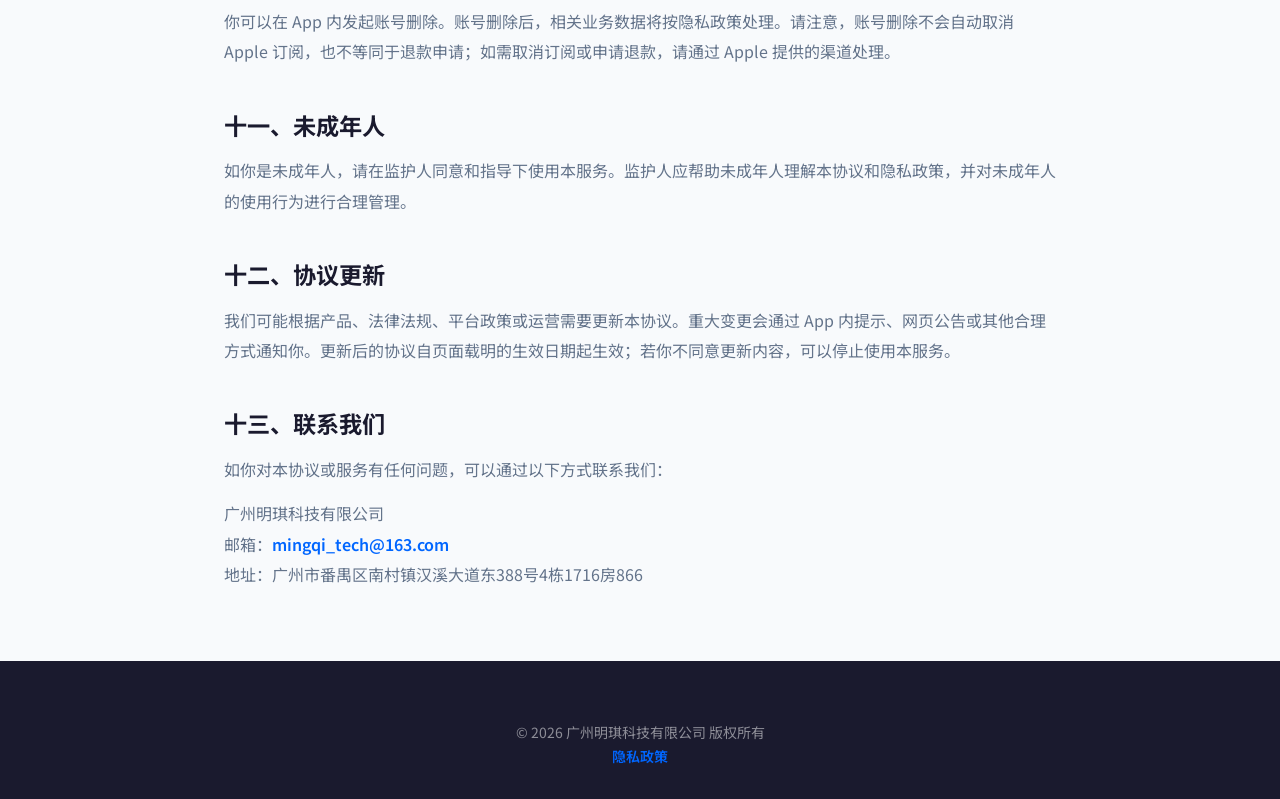
<file: pengyouquan/terms/index.html>
<!DOCTYPE html>
<html lang="zh-CN">
<head>
    <meta charset="UTF-8">
    <meta name="viewport" content="width=device-width, initial-scale=1.0">
    <meta name="description" content="精致朋友圈用户协议">
    <meta name="keywords" content="精致朋友圈,用户协议,明琪科技">
    <title>精致朋友圈用户协议 | 广州明琪科技有限公司</title>
    <link rel="stylesheet" href="../../css/style.css">
    <link rel="preconnect" href="https://fonts.googleapis.com">
    <link rel="preconnect" href="https://fonts.gstatic.com" crossorigin>
    <link href="https://fonts.googleapis.com/css2?family=Noto+Sans+SC:wght@300;400;500;700&display=swap" rel="stylesheet">
</head>
<body class="legal-page">
    <header class="header" id="header">
        <nav class="nav container">
            <a href="../../" class="nav-logo">
                <span class="logo-icon">MQ</span>
                <span class="logo-text">明琪科技</span>
            </a>
            <ul class="nav-menu" id="nav-menu">
                <li class="nav-item"><a href="../../#about" class="nav-link">关于我们</a></li>
                <li class="nav-item"><a href="../../#products" class="nav-link">产品展示</a></li>
                <li class="nav-item"><a href="../../#contact" class="nav-link">联系我们</a></li>
            </ul>
            <button class="nav-toggle" id="nav-toggle" aria-label="打开菜单">
                <span class="hamburger"></span>
            </button>
        </nav>
    </header>

    <main class="legal-main">
        <section class="legal-hero">
            <div class="container legal-hero-inner">
                <a href="../../" class="legal-back">返回官网</a>
                <p class="section-tag">Pengyouquan Terms</p>
                <h1>精致朋友圈用户协议</h1>
                <p>更新日期：2026年5月13日</p>
                <p>生效日期：2026年5月13日</p>
            </div>
        </section>

        <section class="legal-document container">
            <p>
                欢迎使用精致朋友圈。本协议是你与广州明琪科技有限公司之间关于使用精致朋友圈 App 及相关服务所订立的协议。使用本服务即表示你已阅读、理解并同意本协议和<a href="../privacy/">《精致朋友圈隐私政策》</a>。
            </p>

            <h2>一、服务内容</h2>
            <p>
                精致朋友圈提供 AI 看图配文、纯文案生成、图片排序、本地图片编辑、朋友圈预览、神评论、预制草稿、提醒、复制和会员权益等功能。精致朋友圈不会自动发布微信朋友圈，也不会代你操作微信账号；你需要自行复制、保存、预览或发布内容。
            </p>

            <h2>二、账号与登录</h2>
            <p>
                你可以在未登录 Apple 账号的情况下使用基础功能。App 会为你创建匿名用户，用于额度、草稿、提醒、订阅状态和服务安全。你可以选择 Apple 登录，以便恢复任务包余额、管理账号或获得更完整的跨设备体验。
            </p>
            <p>
                你应妥善保管设备和账号环境。因你主动分享设备、账号、验证码、系统权限或登录凭证导致的数据丢失、权益损失或争议，由你自行承担相应后果。
            </p>

            <h2>三、使用规则</h2>
            <p>你承诺不会使用本服务生成、上传、保存、传播或处理以下内容：</p>
            <ul>
                <li>违反法律法规、公序良俗、平台规则或第三方权利的内容。</li>
                <li>侵犯他人肖像权、名誉权、隐私权、著作权、商标权或其他合法权益的内容。</li>
                <li>骚扰、欺诈、仇恨、歧视、色情、暴力、违法交易、误导性营销或恶意引流内容。</li>
                <li>试图攻击、干扰、破解、滥用、批量抓取或绕过额度、订阅、风控和安全机制的行为。</li>
            </ul>

            <h2>四、AI 生成结果</h2>
            <p>
                AI 生成结果由模型根据你提供的照片、文字、场景、语气、朋友圈上下文和其他参数生成，仅供参考。AI 可能出现不准确、不完整、不合适、重复或与你真实意图不一致的内容。发布、复制、保存或使用前，你应自行审查文案、图片顺序、评论语气和含义。
            </p>
            <p>
                本服务使用通义千问（阿里云 DashScope）生成朋友圈文案和评论回复。首次发起 AI 生成前，App 会提示你确认相关数据使用说明。继续生成表示你同意我们将完成本次生成所需的照片压缩副本、文字、生成参数、神评论结构化上下文或可选裁剪图片经后端转发给通义千问。
            </p>
            <p>
                你对自己输入、上传、保存、复制、发布或对外使用的内容承担责任。我们会尽力提升生成质量，但不承诺 AI 结果一定满足特定用途、商业转化、社交效果或第三方平台审核要求。
            </p>

            <h2>五、额度、草稿和提醒</h2>
            <ul>
                <li>免费用户每日可使用 3 次 AI 任务。</li>
                <li>会员用户每日可使用 30 次 AI 任务。</li>
                <li>创作和神评论共享同一个 AI 任务额度池。</li>
                <li>预制箱保存、编辑、复制和提醒管理不消耗 AI 任务。</li>
                <li>免费用户最多保存 3 条预制草稿，最多设置 1 个有效提醒。</li>
                <li>会员用户的预制草稿和提醒数量不限，但仍应遵守合理使用和服务安全规则。</li>
                <li>任务包为固定次数权益，按实际购买和服务端记账结果增加余额，用完为止。</li>
            </ul>
            <p>
                我们可能根据运营、成本、安全、法律法规或平台政策调整额度、价格、权益、商品 ID 和功能范围。已经购买且仍有效的权益会按购买时说明和适用规则处理。
            </p>

            <h2>六、订阅与任务包</h2>
            <h3>1. 自动续费订阅</h3>
            <p>
                会员订阅通过 Apple StoreKit 完成购买、续费、取消和恢复。订阅商品可能包括连续包月和连续包年，具体名称、周期、价格和优惠以 App 内购买页及 Apple 支付确认页显示为准。
            </p>
            <p>
                订阅会在到期前由 Apple 自动续费，除非你至少在当前周期结束前按 Apple 规则取消。你可以在 iOS 的 App Store 订阅管理中取消订阅。删除精致朋友圈账号、卸载 App 或停止使用服务不会自动取消 Apple 订阅。
            </p>

            <h3>2. 恢复购买</h3>
            <p>
                订阅状态以 Apple 当前有效交易和服务端额度记录为准。你可以在 App 内使用“恢复购买”同步 Apple 订阅状态。若本地 StoreKit 判断订阅有效，但后端暂时验证失败，我们会按产品规则尽量不阻断你的会员使用。
            </p>

            <h3>3. 任务包</h3>
            <p>
                任务包属于消耗型内购，购买前可能需要 Apple 登录，以便跨设备恢复余额。任务包余额通过后端验证交易后入账。退款由 Apple 处理；退款成功后，未使用额度可能会被撤销，已消耗额度不追扣，已生成内容不因退款自动删除。
            </p>

            <h2>七、内容和知识产权</h2>
            <p>
                你对自己上传的照片、输入的文字和保存的草稿保留依法享有的权利。为了提供本服务，你授权我们在必要范围内处理、压缩、传输和用于 AI 生成这些内容。除你主动保存为预制草稿的内容外，我们不会长期保存仅用于生成的提示词、神评论上下文、截图原图或照片。
            </p>
            <p>
                精致朋友圈的产品名称、界面设计、软件代码、文档、商标、服务标识和相关知识产权归我们或合法权利人所有。未经许可，你不得复制、修改、反向工程、出售、出租、转让或用于开发竞争性服务。
            </p>

            <h2>八、隐私保护</h2>
            <p>
                我们会按照<a href="../privacy/">《精致朋友圈隐私政策》</a>处理你的个人信息和内容数据。请在使用前仔细阅读隐私政策，了解我们如何收集、使用、保存、共享和保护你的信息。
            </p>

            <h2>九、服务变更、中断和终止</h2>
            <p>
                为提升体验、保障安全或满足法律法规要求，我们可能更新、暂停、下线或调整部分功能。因网络、设备、系统、Apple 服务、云服务、AI 服务、维护、不可抗力或第三方原因导致服务不可用、延迟、失败或数据异常的，我们会尽力恢复，但不承担超出法律规定范围的责任。
            </p>
            <p>
                如果你违反本协议、法律法规或平台规则，我们有权采取限制使用、暂停服务、删除违法违规内容、冻结权益、终止账号或配合监管处理等措施。
            </p>

            <h2>十、账号删除</h2>
            <p>
                你可以在 App 内发起账号删除。账号删除后，相关业务数据将按隐私政策处理。请注意，账号删除不会自动取消 Apple 订阅，也不等同于退款申请；如需取消订阅或申请退款，请通过 Apple 提供的渠道处理。
            </p>

            <h2>十一、未成年人</h2>
            <p>
                如你是未成年人，请在监护人同意和指导下使用本服务。监护人应帮助未成年人理解本协议和隐私政策，并对未成年人的使用行为进行合理管理。
            </p>

            <h2>十二、协议更新</h2>
            <p>
                我们可能根据产品、法律法规、平台政策或运营需要更新本协议。重大变更会通过 App 内提示、网页公告或其他合理方式通知你。更新后的协议自页面载明的生效日期起生效；若你不同意更新内容，可以停止使用本服务。
            </p>

            <h2>十三、联系我们</h2>
            <p>
                如你对本协议或服务有任何问题，可以通过以下方式联系我们：
            </p>
            <p>
                广州明琪科技有限公司<br>
                邮箱：<a href="mailto:mingqi_tech@163.com">mingqi_tech@163.com</a><br>
                地址：广州市番禺区南村镇汉溪大道东388号4栋1716房866
            </p>
        </section>
    </main>

    <footer class="footer">
        <div class="container">
            <div class="footer-bottom legal-footer-bottom">
                <p>&copy; 2026 广州明琪科技有限公司 版权所有</p>
                <p><a href="../privacy/">隐私政策</a></p>
            </div>
        </div>
    </footer>

    <script src="../../js/main.js"></script>
</body>
</html>
</file>
<file: css/style.css>
/* ============================================
   广州明琪科技有限公司官网样式
   ============================================ */

/* CSS 变量 */
:root {
    /* 主色调 */
    --primary: #0066FF;
    --primary-dark: #003399;
    --primary-light: #E6F0FF;
    --accent: #00D4AA;
    
    /* 背景色 */
    --bg-white: #FFFFFF;
    --bg-light: #F8FAFC;
    --bg-alt: #F1F5F9;
    
    /* 文字色 */
    --text-primary: #1A1A2E;
    --text-secondary: #64748B;
    --text-light: #94A3B8;
    
    /* 其他 */
    --border-color: #E2E8F0;
    --shadow-sm: 0 1px 3px rgba(0, 0, 0, 0.08);
    --shadow-md: 0 4px 20px rgba(0, 0, 0, 0.1);
    --shadow-lg: 0 10px 40px rgba(0, 0, 0, 0.12);
    --radius-sm: 8px;
    --radius-md: 12px;
    --radius-lg: 20px;
    
    /* 字体 */
    --font-family: 'Noto Sans SC', -apple-system, BlinkMacSystemFont, 'Segoe UI', Roboto, sans-serif;
    
    /* 过渡 */
    --transition-fast: 0.2s ease;
    --transition-normal: 0.3s ease;
    --transition-slow: 0.5s ease;
    
    /* 间距 */
    --section-padding: 100px 0;
    --container-padding: 0 24px;
}

/* Reset & Base */
*,
*::before,
*::after {
    margin: 0;
    padding: 0;
    box-sizing: border-box;
}

html {
    scroll-behavior: smooth;
    font-size: 16px;
}

body {
    font-family: var(--font-family);
    font-size: 1rem;
    line-height: 1.7;
    color: var(--text-primary);
    background-color: var(--bg-white);
    overflow-x: hidden;
}

a {
    text-decoration: none;
    color: inherit;
    transition: color var(--transition-fast);
}

ul {
    list-style: none;
}

img {
    max-width: 100%;
    height: auto;
    display: block;
}

button {
    cursor: pointer;
    border: none;
    background: none;
    font-family: inherit;
}

/* Container */
.container {
    width: 100%;
    max-width: 1200px;
    margin: 0 auto;
    padding: var(--container-padding);
}

/* ============================================
   导航栏
   ============================================ */
.header {
    position: fixed;
    top: 0;
    left: 0;
    right: 0;
    z-index: 1000;
    background: rgba(255, 255, 255, 0.95);
    backdrop-filter: blur(10px);
    transition: box-shadow var(--transition-normal);
}

.header.scrolled {
    box-shadow: var(--shadow-md);
}

.nav {
    display: flex;
    justify-content: space-between;
    align-items: center;
    height: 72px;
}

.nav-logo {
    display: flex;
    align-items: center;
    gap: 10px;
}

.logo-icon {
    display: flex;
    align-items: center;
    justify-content: center;
    width: 40px;
    height: 40px;
    background: linear-gradient(135deg, var(--primary) 0%, var(--primary-dark) 100%);
    color: white;
    font-weight: 700;
    font-size: 14px;
    border-radius: var(--radius-sm);
}

.logo-text {
    font-size: 1.25rem;
    font-weight: 700;
    color: var(--text-primary);
}

.nav-menu {
    display: flex;
    gap: 40px;
}

.nav-link {
    font-size: 0.95rem;
    font-weight: 500;
    color: var(--text-secondary);
    position: relative;
    padding: 8px 0;
}

.nav-link::after {
    content: '';
    position: absolute;
    bottom: 0;
    left: 0;
    width: 0;
    height: 2px;
    background: var(--primary);
    transition: width var(--transition-normal);
}

.nav-link:hover,
.nav-link.active {
    color: var(--primary);
}

.nav-link:hover::after,
.nav-link.active::after {
    width: 100%;
}

/* 汉堡菜单 */
.nav-toggle {
    display: none;
    width: 32px;
    height: 32px;
    align-items: center;
    justify-content: center;
}

.hamburger {
    position: relative;
    width: 24px;
    height: 2px;
    background: var(--text-primary);
    transition: background var(--transition-fast);
}

.hamburger::before,
.hamburger::after {
    content: '';
    position: absolute;
    left: 0;
    width: 24px;
    height: 2px;
    background: var(--text-primary);
    transition: transform var(--transition-normal);
}

.hamburger::before {
    top: -8px;
}

.hamburger::after {
    bottom: -8px;
}

.nav-toggle.active .hamburger {
    background: transparent;
}

.nav-toggle.active .hamburger::before {
    transform: translateY(8px) rotate(45deg);
}

.nav-toggle.active .hamburger::after {
    transform: translateY(-8px) rotate(-45deg);
}

/* ============================================
   首屏区域
   ============================================ */
.hero {
    position: relative;
    min-height: 100vh;
    display: flex;
    align-items: center;
    justify-content: center;
    overflow: hidden;
    background: linear-gradient(180deg, var(--bg-white) 0%, var(--primary-light) 100%);
}

.hero-bg {
    position: absolute;
    inset: 0;
    overflow: hidden;
    pointer-events: none;
}

.hero-shapes {
    position: absolute;
    inset: 0;
}

.shape {
    position: absolute;
    border-radius: 50%;
    opacity: 0.5;
    animation: float 20s infinite ease-in-out;
}

.shape-1 {
    width: 400px;
    height: 400px;
    background: radial-gradient(circle, rgba(0, 102, 255, 0.15) 0%, transparent 70%);
    top: -100px;
    right: -100px;
    animation-delay: 0s;
}

.shape-2 {
    width: 300px;
    height: 300px;
    background: radial-gradient(circle, rgba(0, 212, 170, 0.12) 0%, transparent 70%);
    bottom: 10%;
    left: -50px;
    animation-delay: -5s;
}

.shape-3 {
    width: 200px;
    height: 200px;
    background: radial-gradient(circle, rgba(0, 51, 153, 0.1) 0%, transparent 70%);
    top: 30%;
    left: 20%;
    animation-delay: -10s;
}

.shape-4 {
    width: 150px;
    height: 150px;
    background: radial-gradient(circle, rgba(0, 102, 255, 0.1) 0%, transparent 70%);
    bottom: 20%;
    right: 20%;
    animation-delay: -15s;
}

.shape-5 {
    width: 250px;
    height: 250px;
    background: radial-gradient(circle, rgba(0, 212, 170, 0.08) 0%, transparent 70%);
    top: 50%;
    right: 10%;
    animation-delay: -7s;
}

@keyframes float {
    0%, 100% {
        transform: translate(0, 0) scale(1);
    }
    25% {
        transform: translate(20px, -30px) scale(1.05);
    }
    50% {
        transform: translate(-10px, 20px) scale(0.95);
    }
    75% {
        transform: translate(-20px, -10px) scale(1.02);
    }
}

.hero-content {
    position: relative;
    z-index: 1;
    text-align: center;
    padding-top: 72px;
}

.hero-title {
    font-size: clamp(2rem, 5vw, 3.5rem);
    font-weight: 700;
    line-height: 1.3;
    margin-bottom: 24px;
    color: var(--text-primary);
}

.hero-title .highlight {
    color: var(--primary);
    position: relative;
}

.hero-subtitle {
    font-size: clamp(1rem, 2vw, 1.25rem);
    color: var(--text-secondary);
    max-width: 600px;
    margin: 0 auto 40px;
}

.hero-buttons {
    display: flex;
    gap: 16px;
    justify-content: center;
    flex-wrap: wrap;
}

/* 滚动指示器 */
.scroll-indicator {
    position: absolute;
    bottom: 40px;
    left: 50%;
    transform: translateX(-50%);
    display: flex;
    flex-direction: column;
    align-items: center;
    gap: 8px;
    animation: bounce 2s infinite;
}

.scroll-text {
    font-size: 0.75rem;
    color: var(--text-light);
    letter-spacing: 1px;
}

.scroll-arrow {
    width: 24px;
    height: 24px;
    border-right: 2px solid var(--text-light);
    border-bottom: 2px solid var(--text-light);
    transform: rotate(45deg);
}

@keyframes bounce {
    0%, 20%, 50%, 80%, 100% {
        transform: translateX(-50%) translateY(0);
    }
    40% {
        transform: translateX(-50%) translateY(-10px);
    }
    60% {
        transform: translateX(-50%) translateY(-5px);
    }
}

/* ============================================
   通用按钮
   ============================================ */
.btn {
    display: inline-flex;
    align-items: center;
    justify-content: center;
    padding: 14px 32px;
    font-size: 1rem;
    font-weight: 500;
    border-radius: var(--radius-md);
    transition: all var(--transition-normal);
}

.btn-primary {
    background: linear-gradient(135deg, var(--primary) 0%, var(--primary-dark) 100%);
    color: white;
    box-shadow: 0 4px 15px rgba(0, 102, 255, 0.3);
}

.btn-primary:hover {
    transform: translateY(-2px);
    box-shadow: 0 6px 25px rgba(0, 102, 255, 0.4);
}

.btn-secondary {
    background: var(--bg-white);
    color: var(--primary);
    border: 2px solid var(--primary);
}

.btn-secondary:hover {
    background: var(--primary-light);
}

.btn-block {
    width: 100%;
}

/* ============================================
   通用 Section
   ============================================ */
.section {
    padding: var(--section-padding);
}

.section-alt {
    background: var(--bg-light);
}

.section-header {
    text-align: center;
    margin-bottom: 60px;
}

.section-tag {
    display: inline-block;
    font-size: 0.875rem;
    font-weight: 600;
    color: var(--primary);
    text-transform: uppercase;
    letter-spacing: 2px;
    margin-bottom: 12px;
}

.section-title {
    font-size: clamp(1.75rem, 4vw, 2.5rem);
    font-weight: 700;
    color: var(--text-primary);
    margin-bottom: 16px;
}

.section-subtitle {
    font-size: 1.1rem;
    color: var(--text-secondary);
    max-width: 600px;
    margin: 0 auto;
}

/* ============================================
   关于我们
   ============================================ */
.about-content {
    display: grid;
    grid-template-columns: 1fr 1fr;
    gap: 60px;
    align-items: center;
}

.about-text p {
    color: var(--text-secondary);
    margin-bottom: 20px;
}

.about-lead {
    font-size: 1.1rem;
    color: var(--text-primary) !important;
}

.about-stats {
    display: grid;
    grid-template-columns: repeat(3, 1fr);
    gap: 24px;
}

.stat-item {
    text-align: center;
    padding: 30px 20px;
    background: var(--bg-white);
    border-radius: var(--radius-lg);
    box-shadow: var(--shadow-md);
    transition: transform var(--transition-normal);
}

.stat-item:hover {
    transform: translateY(-5px);
}

.stat-icon {
    display: flex;
    align-items: center;
    justify-content: center;
    width: 60px;
    height: 60px;
    margin: 0 auto 16px;
    background: var(--primary-light);
    border-radius: 50%;
    color: var(--primary);
}

.stat-icon svg {
    width: 28px;
    height: 28px;
}

.stat-number {
    display: block;
    font-size: 1.25rem;
    font-weight: 700;
    color: var(--text-primary);
    margin-bottom: 4px;
}

.stat-label {
    font-size: 0.875rem;
    color: var(--text-secondary);
}

/* ============================================
   服务特色
   ============================================ */
.services-grid {
    display: grid;
    grid-template-columns: repeat(3, 1fr);
    gap: 30px;
}

.service-card {
    padding: 40px 30px;
    background: var(--bg-white);
    border-radius: var(--radius-lg);
    box-shadow: var(--shadow-sm);
    text-align: center;
    transition: all var(--transition-normal);
    border: 1px solid transparent;
}

.service-card:hover {
    transform: translateY(-8px);
    box-shadow: var(--shadow-lg);
    border-color: var(--primary-light);
}

.service-icon {
    display: flex;
    align-items: center;
    justify-content: center;
    width: 80px;
    height: 80px;
    margin: 0 auto 24px;
    background: linear-gradient(135deg, var(--primary-light) 0%, rgba(0, 212, 170, 0.1) 100%);
    border-radius: 50%;
    color: var(--primary);
    transition: all var(--transition-normal);
}

.service-card:hover .service-icon {
    background: linear-gradient(135deg, var(--primary) 0%, var(--primary-dark) 100%);
    color: white;
    transform: scale(1.1);
}

.service-icon svg {
    width: 36px;
    height: 36px;
}

.service-title {
    font-size: 1.25rem;
    font-weight: 600;
    color: var(--text-primary);
    margin-bottom: 12px;
}

.service-desc {
    font-size: 0.95rem;
    color: var(--text-secondary);
    line-height: 1.7;
}

/* ============================================
   产品展示
   ============================================ */
.products-grid {
    display: grid;
    grid-template-columns: repeat(4, 1fr);
    gap: 24px;
}

.product-card {
    background: var(--bg-white);
    border-radius: var(--radius-lg);
    overflow: hidden;
    box-shadow: var(--shadow-sm);
    transition: all var(--transition-normal);
    border: 1px solid var(--border-color);
}

.product-card:hover {
    transform: translateY(-8px);
    box-shadow: var(--shadow-lg);
}

.product-image {
    position: relative;
    aspect-ratio: 4/3;
    background: linear-gradient(135deg, var(--primary-light) 0%, var(--bg-light) 100%);
    overflow: hidden;
}

.product-placeholder {
    position: absolute;
    inset: 0;
    display: flex;
    align-items: center;
    justify-content: center;
    color: var(--primary);
    transition: all var(--transition-normal);
}

.product-card:hover .product-placeholder {
    transform: scale(1.1);
}

.product-placeholder svg {
    width: 48px;
    height: 48px;
}

.product-info {
    padding: 24px;
}

.product-name {
    font-size: 1.1rem;
    font-weight: 600;
    color: var(--text-primary);
    margin-bottom: 8px;
}

.product-desc {
    font-size: 0.875rem;
    color: var(--text-secondary);
    margin-bottom: 16px;
    line-height: 1.6;
}

.product-tag {
    display: inline-block;
    padding: 4px 12px;
    font-size: 0.75rem;
    font-weight: 500;
    color: var(--primary);
    background: var(--primary-light);
    border-radius: 20px;
}

/* ============================================
   联系我们
   ============================================ */
.contact-content {
    display: grid;
    grid-template-columns: 1fr 1fr;
    gap: 60px;
    align-items: start;
}

.contact-info {
    display: flex;
    flex-direction: column;
    gap: 24px;
}

.contact-item {
    display: flex;
    gap: 20px;
    padding: 24px;
    background: var(--bg-white);
    border-radius: var(--radius-md);
    box-shadow: var(--shadow-sm);
    transition: all var(--transition-normal);
}

.contact-item:hover {
    box-shadow: var(--shadow-md);
}

.contact-icon {
    flex-shrink: 0;
    display: flex;
    align-items: center;
    justify-content: center;
    width: 50px;
    height: 50px;
    background: var(--primary-light);
    border-radius: var(--radius-sm);
    color: var(--primary);
}

.contact-icon svg {
    width: 24px;
    height: 24px;
}

.contact-text h4 {
    font-size: 1rem;
    font-weight: 600;
    color: var(--text-primary);
    margin-bottom: 4px;
}

.contact-text p {
    font-size: 0.95rem;
    color: var(--text-secondary);
}

/* 表单 */
.contact-form-wrapper {
    background: var(--bg-white);
    padding: 40px;
    border-radius: var(--radius-lg);
    box-shadow: var(--shadow-md);
}

.contact-form {
    display: flex;
    flex-direction: column;
    gap: 20px;
}

.form-group input,
.form-group textarea {
    width: 100%;
    padding: 14px 18px;
    font-size: 1rem;
    font-family: inherit;
    color: var(--text-primary);
    background: var(--bg-light);
    border: 2px solid transparent;
    border-radius: var(--radius-sm);
    transition: all var(--transition-fast);
    outline: none;
}

.form-group input::placeholder,
.form-group textarea::placeholder {
    color: var(--text-light);
}

.form-group input:focus,
.form-group textarea:focus {
    border-color: var(--primary);
    background: var(--bg-white);
}

.form-group textarea {
    resize: vertical;
    min-height: 120px;
}

/* ============================================
   页脚
   ============================================ */
.footer {
    background: var(--text-primary);
    color: white;
    padding: 60px 0 30px;
}

.footer-content {
    display: grid;
    grid-template-columns: 1fr 2fr;
    gap: 60px;
    padding-bottom: 40px;
    border-bottom: 1px solid rgba(255, 255, 255, 0.1);
}

.footer-logo {
    display: flex;
    align-items: center;
    gap: 10px;
    margin-bottom: 16px;
}

.footer-logo .logo-icon {
    background: linear-gradient(135deg, var(--primary) 0%, var(--accent) 100%);
}

.footer-logo .logo-text {
    color: white;
}

.footer-desc {
    color: rgba(255, 255, 255, 0.6);
    font-size: 0.95rem;
}

.footer-links {
    display: grid;
    grid-template-columns: repeat(3, 1fr);
    gap: 40px;
}

.footer-col h4 {
    font-size: 1rem;
    font-weight: 600;
    margin-bottom: 20px;
    color: white;
}

.footer-col ul {
    display: flex;
    flex-direction: column;
    gap: 12px;
}

.footer-col a,
.footer-col li {
    font-size: 0.9rem;
    color: rgba(255, 255, 255, 0.6);
    transition: color var(--transition-fast);
}

.footer-col a:hover {
    color: var(--accent);
}

.footer-bottom {
    padding-top: 30px;
    text-align: center;
}

.footer-bottom p {
    font-size: 0.875rem;
    color: rgba(255, 255, 255, 0.5);
}

.footer-bottom .icp {
    margin-top: 8px;
}

/* ============================================
   法律文档
   ============================================ */
.legal-page {
    background: var(--bg-light);
}

.legal-main {
    padding-top: 72px;
}

.legal-hero {
    background: var(--bg-white);
    border-bottom: 1px solid var(--border-color);
}

.legal-hero-inner {
    padding-top: 64px;
    padding-bottom: 44px;
}

.legal-back {
    display: inline-flex;
    align-items: center;
    color: var(--primary);
    font-size: 0.95rem;
    font-weight: 600;
    margin-bottom: 24px;
}

.legal-back:hover {
    color: var(--primary-dark);
}

.legal-hero h1 {
    font-size: clamp(2rem, 5vw, 3.25rem);
    line-height: 1.2;
    color: var(--text-primary);
    margin: 10px 0 18px;
}

.legal-hero p:not(.section-tag) {
    color: var(--text-secondary);
    font-size: 0.98rem;
}

.legal-document {
    max-width: 880px;
    padding-top: 56px;
    padding-bottom: 72px;
}

.legal-document h2 {
    color: var(--text-primary);
    font-size: 1.45rem;
    line-height: 1.4;
    margin: 42px 0 14px;
}

.legal-document h3 {
    color: var(--text-primary);
    font-size: 1.08rem;
    line-height: 1.5;
    margin: 26px 0 10px;
}

.legal-document p,
.legal-document li {
    color: var(--text-secondary);
    font-size: 1rem;
    line-height: 1.9;
}

.legal-document p + p {
    margin-top: 14px;
}

.legal-document ul {
    list-style: disc;
    padding-left: 1.4em;
    margin: 12px 0 0;
}

.legal-document li + li {
    margin-top: 8px;
}

.legal-document a,
.legal-footer-bottom a {
    color: var(--primary);
    font-weight: 600;
}

.legal-document a:hover,
.legal-footer-bottom a:hover {
    color: var(--accent);
}

.legal-footer-bottom {
    padding-top: 0;
}

/* ============================================
   动画类
   ============================================ */
.animate-fade-up {
    opacity: 0;
    transform: translateY(30px);
    animation: fadeUp 0.8s ease forwards;
}

.delay-1 {
    animation-delay: 0.2s;
}

.delay-2 {
    animation-delay: 0.4s;
}

@keyframes fadeUp {
    to {
        opacity: 1;
        transform: translateY(0);
    }
}

/* 滚动进入动画 */
.reveal {
    opacity: 0;
    transform: translateY(40px);
    transition: all 0.8s ease;
}

.reveal.active {
    opacity: 1;
    transform: translateY(0);
}

/* ============================================
   响应式设计
   ============================================ */

/* 平板端 */
@media (max-width: 1024px) {
    :root {
        --section-padding: 80px 0;
    }
    
    .products-grid {
        grid-template-columns: repeat(2, 1fr);
    }
    
    .about-content {
        gap: 40px;
    }
    
    .services-grid {
        gap: 20px;
    }
}

/* 移动端 */
@media (max-width: 768px) {
    :root {
        --section-padding: 60px 0;
        --container-padding: 0 16px;
    }
    
    /* 导航 */
    .nav-menu {
        position: fixed;
        top: 72px;
        left: 0;
        right: 0;
        background: var(--bg-white);
        flex-direction: column;
        align-items: center;
        gap: 0;
        padding: 20px 0;
        box-shadow: var(--shadow-md);
        transform: translateY(-150%);
        opacity: 0;
        transition: all var(--transition-normal);
    }
    
    .nav-menu.active {
        transform: translateY(0);
        opacity: 1;
    }
    
    .nav-item {
        width: 100%;
        text-align: center;
    }
    
    .nav-link {
        display: block;
        padding: 16px 24px;
    }
    
    .nav-link::after {
        display: none;
    }
    
    .nav-toggle {
        display: flex;
    }
    
    /* Hero */
    .hero {
        min-height: 100svh;
    }
    
    .hero-buttons {
        flex-direction: column;
        width: 100%;
        padding: 0 20px;
    }
    
    .btn {
        width: 100%;
    }
    
    .scroll-indicator {
        display: none;
    }
    
    /* About */
    .about-content {
        grid-template-columns: 1fr;
        gap: 40px;
    }
    
    .about-stats {
        grid-template-columns: repeat(3, 1fr);
        gap: 16px;
    }
    
    .stat-item {
        padding: 20px 12px;
    }
    
    .stat-icon {
        width: 48px;
        height: 48px;
    }
    
    .stat-icon svg {
        width: 22px;
        height: 22px;
    }
    
    .stat-number {
        font-size: 1rem;
    }
    
    .stat-label {
        font-size: 0.75rem;
    }
    
    /* Services */
    .services-grid {
        grid-template-columns: 1fr;
        gap: 20px;
    }
    
    .service-card {
        padding: 30px 24px;
    }
    
    /* Products */
    .products-grid {
        grid-template-columns: 1fr;
        gap: 20px;
    }
    
    /* Contact */
    .contact-content {
        grid-template-columns: 1fr;
        gap: 40px;
    }
    
    .contact-form-wrapper {
        padding: 30px 20px;
    }
    
    /* Footer */
    .footer-content {
        grid-template-columns: 1fr;
        gap: 40px;
    }
    
    .footer-links {
        grid-template-columns: 1fr;
        gap: 30px;
    }
}

/* 小屏幕优化 */
@media (max-width: 480px) {
    .about-stats {
        grid-template-columns: 1fr;
        gap: 16px;
    }
    
    .stat-item {
        display: flex;
        align-items: center;
        gap: 16px;
        text-align: left;
        padding: 20px;
    }
    
    .stat-icon {
        margin: 0;
    }
    
    .stat-content {
        display: flex;
        flex-direction: column;
    }
}
</file>
